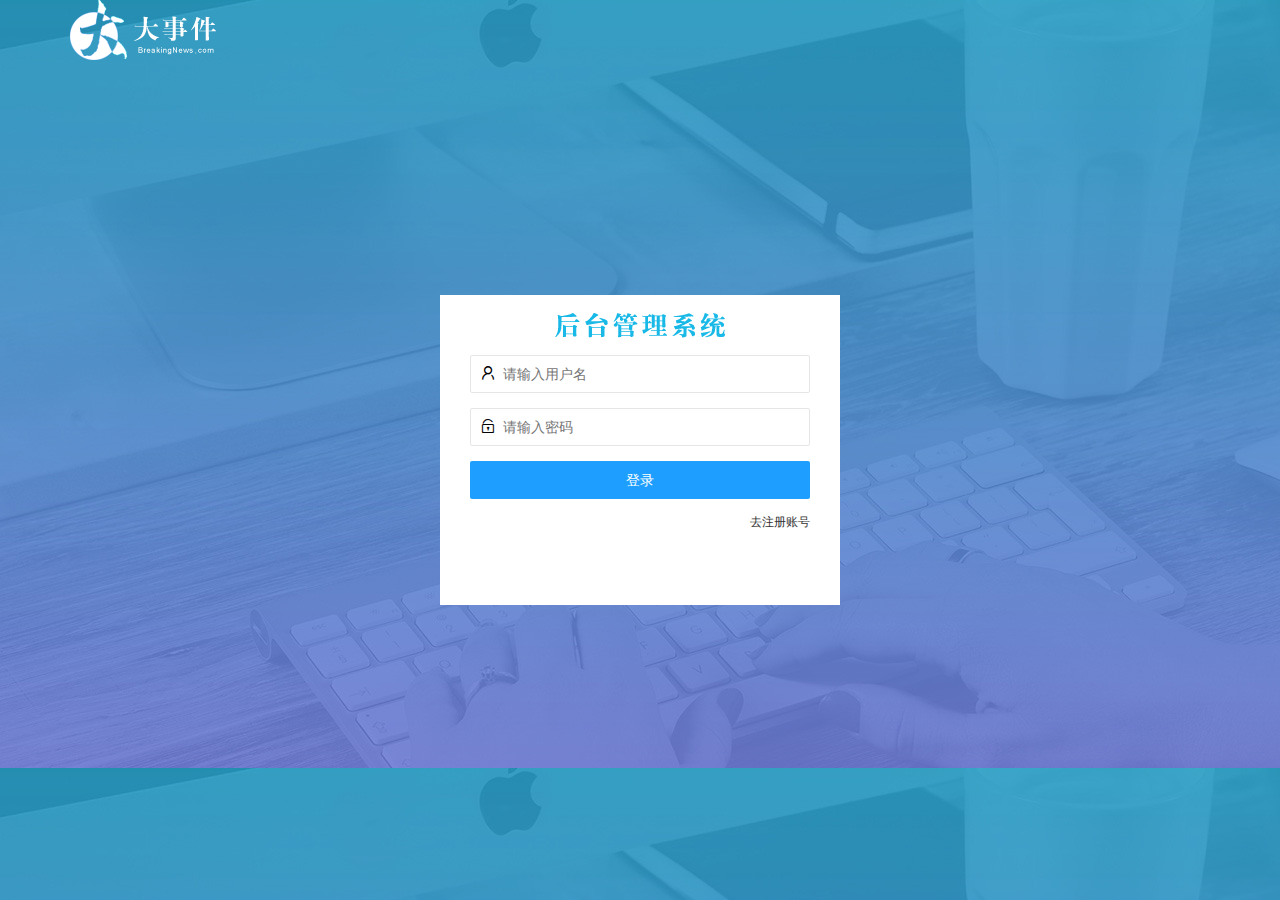
<file: login.html>
<!DOCTYPE html>
<html lang="en">

<head>
    <meta charset="UTF-8">
    <meta name="viewport" content="width=device-width, initial-scale=1.0">
    <title>大事件登录/注册</title>
    <link rel="stylesheet" href="/assets/lib/layui/css/layui.css">
    <link rel="stylesheet" href="/assets/css/login.css">
</head>

<body>
    <!-- logo部分 -->
    <div class="layui-main">
        <div class="logo">
            <img src="/assets/images/logo.png" alt="">
        </div>
    </div>
    <!-- 登录注册模块 -->
    <div class="loginAndRegBox">
        <div class="title_box"></div>
        <!-- 登入模块 -->
        <div class="login_box">
            <form class="layui-form" id="form_login">
                <!-- 用户名 -->
                <div class="layui-form-item">
                    <i class="layui-icon layui-icon-username"></i>
                    <input type="text" name="username" required lay-verify="required" placeholder="请输入用户名" autocomplete="off" class="layui-input">
                </div>
                <!-- 密码 -->
                <div class="layui-form-item">
                    <i class="layui-icon layui-icon-password"></i>
                    <input type="password" name="psw" required lay-verify="required|pwd" placeholder="请输入密码" autocomplete="off" class="layui-input">
                </div>
                <!-- 登录 -->
                <div class="layui-form-item">
                    <button class="layui-btn layui-btn-fluid layui-btn-normal" lay-submit>登录</button>
                </div>
                <div class="layui-form-item links">
                    <a href="javascript:;" class="link_reg">去注册账号</a>
                </div>
            </form>
        </div>
        <!-- 注册模块 -->
        <div class="reg_box">
            <form class="layui-form" id="form_reg">
                <!-- 用户名 -->
                <div class="layui-form-item">
                    <i class="layui-icon layui-icon-username"></i>
                    <input type="text" name="username" required lay-verify="required" placeholder="请输入用户名" autocomplete="off" class="layui-input">
                </div>
                <!-- 密码 -->
                <div class="layui-form-item">
                    <i class="layui-icon layui-icon-password"></i>
                    <input type="password" name="psw" required lay-verify="required|pwd" placeholder="请输入密码" autocomplete="off" class="layui-input">
                </div>
                <!-- 确认密码 -->
                <div class="layui-form-item">
                    <i class="layui-icon layui-icon-password"></i>
                    <input type="password" name="repsw" required lay-verify="required|pwd|repwd" placeholder="请确认密码" autocomplete="off" class="layui-input">
                </div>
                <!-- 登录 -->
                <div class="layui-form-item">
                    <button class="layui-btn layui-btn-fluid layui-btn-normal" lay-submit>注册</button>
                </div>
                <div class="layui-form-item links">
                    <a href="javascript:;" class="link_login">去登陆</a>
                </div>
            </form>
        </div>
    </div>
    <!-- 引入 layui 的js 文件 -->
    <script src="/assets/lib/layui/layui.all.js"></script>
    <!-- 导入 jQuery -->
    <script src="/assets/lib/jquery.js"></script>
    <!-- 导入 baseAPI.js   -->
    <script src="/assets/js/baseAPI.js"></script>
    <!-- 导入 login.js -->
    <script src="/assets/js/login.js"></script>

</body>

</html>
</file>
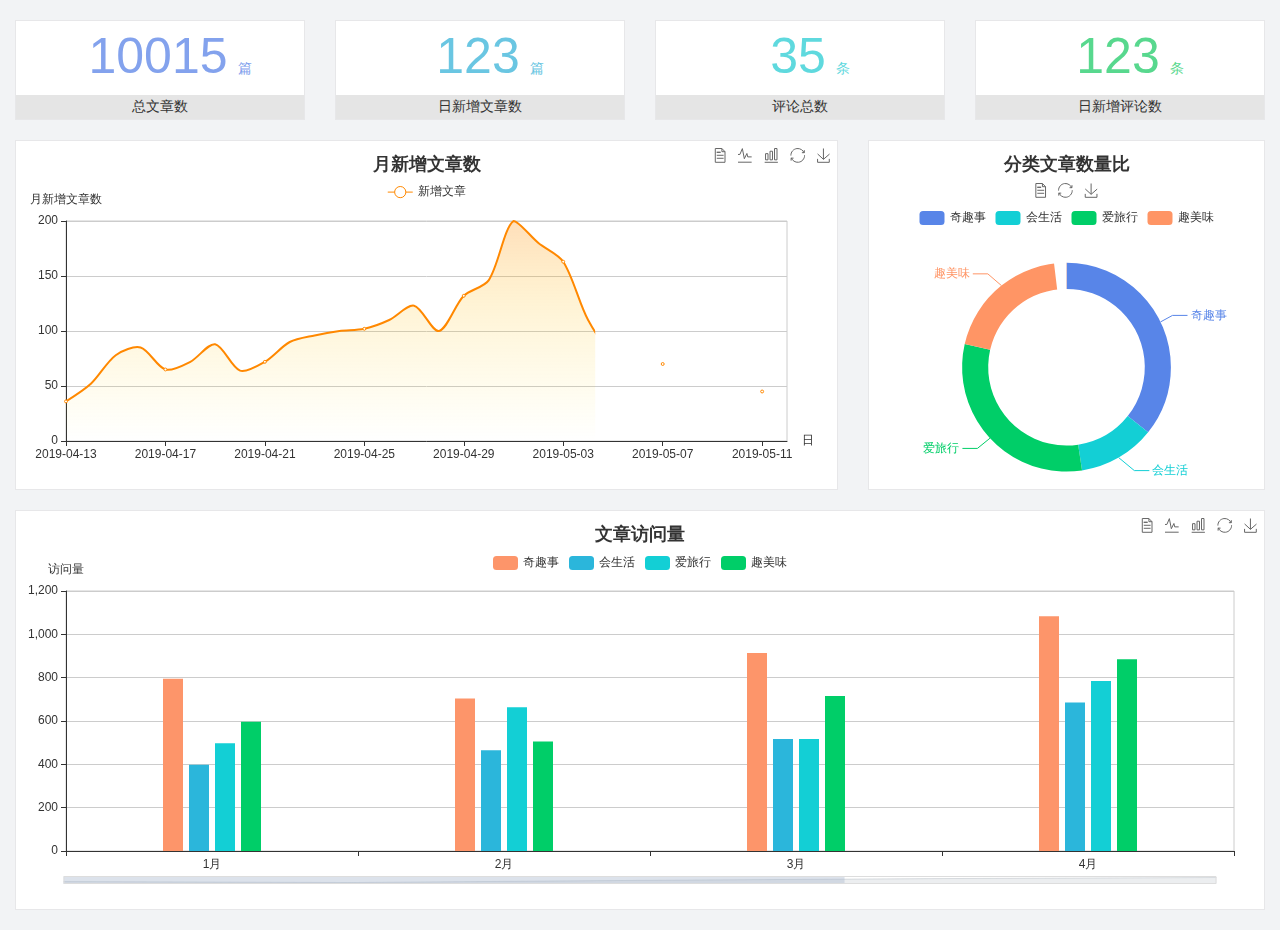
<file: home/dashboard.html>
<!DOCTYPE html>
<html lang="en">

<head>
  <meta charset="UTF-8">
  <meta name="viewport" content="width=device-width, initial-scale=1.0">
  <meta http-equiv="X-UA-Compatible" content="ie=edge">
  <title>图表统计</title>
  <link rel="stylesheet" href="../../assets/lib/bootstrap.css" />
  <link rel="stylesheet" href="../../assets/lib/main.css" />
  <script src="../../assets/lib/jquery.js"></script>
  <script type="text/javascript" src="../../assets/lib/echarts.min.js"></script>
</head>

<body>
  <div class="container-fluid">
    <div class="row spannel_list">
      <div class="col-sm-3 col-xs-6">
        <div class="spannel">
          <em>10015</em><span>篇</span>
          <b>总文章数</b>
        </div>
      </div>
      <div class="col-sm-3 col-xs-6">
        <div class="spannel scolor01">
          <em>123</em><span>篇</span>
          <b>日新增文章数</b>
        </div>
      </div>
      <div class="col-sm-3 col-xs-6">
        <div class="spannel scolor02">
          <em>35</em><span>条</span>
          <b>评论总数</b>
        </div>
      </div>
      <div class="col-sm-3 col-xs-6">
        <div class="spannel scolor03">
          <em>123</em><span>条</span>
          <b>日新增评论数</b>
        </div>
      </div>
    </div>
  </div>

  <div class="container-fluid">
    <div class="row curve-pie">
      <div class="col-lg-8 col-md-8">
        <div class="gragh_pannel" id="curve_show"></div>
      </div>
      <div class="col-lg-4 col-md-4">
        <div class="gragh_pannel" id="pie_show"></div>
      </div>
    </div>
  </div>

  <div class="container-fluid">
    <div class="column_pannel" id="column_show"></div>
  </div>

  <script>
    var oChart = echarts.init(document.getElementById('curve_show'));
    var aList_all = [
      { 'count': 36, 'date': '2019-04-13' },
      { 'count': 52, 'date': '2019-04-14' },
      { 'count': 78, 'date': '2019-04-15' },
      { 'count': 85, 'date': '2019-04-16' },
      { 'count': 65, 'date': '2019-04-17' },
      { 'count': 72, 'date': '2019-04-18' },
      { 'count': 88, 'date': '2019-04-19' },
      { 'count': 64, 'date': '2019-04-20' },
      { 'count': 72, 'date': '2019-04-21' },
      { 'count': 90, 'date': '2019-04-22' },
      { 'count': 96, 'date': '2019-04-23' },
      { 'count': 100, 'date': '2019-04-24' },
      { 'count': 102, 'date': '2019-04-25' },
      { 'count': 110, 'date': '2019-04-26' },
      { 'count': 123, 'date': '2019-04-27' },
      { 'count': 100, 'date': '2019-04-28' },
      { 'count': 132, 'date': '2019-04-29' },
      { 'count': 146, 'date': '2019-04-30' },
      { 'count': 200, 'date': '2019-05-01' },
      { 'count': 180, 'date': '2019-05-02' },
      { 'count': 163, 'date': '2019-05-03' },
      { 'count': 110, 'date': '2019-05-04' },
      { 'count': 80, 'date': '2019-05-05' },
      { 'count': 82, 'date': '2019-05-06' },
      { 'count': 70, 'date': '2019-05-07' },
      { 'count': 65, 'date': '2019-05-08' },
      { 'count': 54, 'date': '2019-05-09' },
      { 'count': 40, 'date': '2019-05-10' },
      { 'count': 45, 'date': '2019-05-11' },
      { 'count': 38, 'date': '2019-05-12' },
    ];

    let aCount = [];
    let aDate = [];

    for (var i = 0; i < aList_all.length; i++) {
      aCount.push(aList_all[i].count);
      aDate.push(aList_all[i].date);
    }

    var chartopt = {
      title: {
        text: '月新增文章数',
        left: 'center',
        top: '10'
      },
      tooltip: {
        trigger: 'axis'
      },
      legend: {
        data: ['新增文章'],
        top: '40'
      },
      toolbox: {
        show: true,
        feature: {
          mark: { show: true },
          dataView: { show: true, readOnly: false },
          magicType: { show: true, type: ['line', 'bar'] },
          restore: { show: true },
          saveAsImage: { show: true }
        }
      },
      calculable: true,
      xAxis: [
        {
          name: '日',
          type: 'category',
          boundaryGap: false,
          data: aDate
        }
      ],
      yAxis: [
        {
          name: '月新增文章数',
          type: 'value'
        }
      ],
      series: [
        {
          name: '新增文章',
          type: 'line',
          smooth: true,
          itemStyle: { normal: { areaStyle: { type: 'default' }, color: '#f80' }, lineStyle: { color: '#f80' } },
          data: aCount
        }],
      areaStyle: {
        normal: {
          color: new echarts.graphic.LinearGradient(0, 0, 0, 1, [{
            offset: 0,
            color: 'rgba(255,136,0,0.39)'
          }, {
            offset: .34,
            color: 'rgba(255,180,0,0.25)'
          }, {
            offset: 1,
            color: 'rgba(255,222,0,0.00)'
          }])

        }
      },
      grid: {
        show: true,
        x: 50,
        x2: 50,
        y: 80,
        height: 220
      }
    };

    oChart.setOption(chartopt);


    var oPie = echarts.init(document.getElementById('pie_show'));
    var oPieopt =
    {
      title: {
        top: 10,
        text: '分类文章数量比',
        x: 'center'
      },
      tooltip: {
        trigger: 'item',
        formatter: "{a} <br/>{b} : {c} ({d}%)"
      },
      color: ['#5885e8', '#13cfd5', '#00ce68', '#ff9565'],
      legend: {
        x: 'center',
        top: 65,
        data: ['奇趣事', '会生活', '爱旅行', '趣美味']
      },
      toolbox: {
        show: true,
        x: 'center',
        top: 35,
        feature: {
          mark: { show: true },
          dataView: { show: true, readOnly: false },
          magicType: {
            show: true,
            type: ['pie', 'funnel'],
            option: {
              funnel: {
                x: '25%',
                width: '50%',
                funnelAlign: 'left',
                max: 1548
              }
            }
          },
          restore: { show: true },
          saveAsImage: { show: true }
        }
      },
      calculable: true,
      series: [
        {
          name: '访问来源',
          type: 'pie',
          radius: ['45%', '60%'],
          center: ['50%', '65%'],
          data: [
            { value: 300, name: '奇趣事' },
            { value: 100, name: '会生活' },
            { value: 260, name: '爱旅行' },
            { value: 180, name: '趣美味' }
          ]
        }
      ]
    };
    oPie.setOption(oPieopt);



    var oColumn = this.echarts.init(document.getElementById('column_show'));
    var oColumnopt =
    {
      title: {
        text: '文章访问量',
        left: 'center',
        top: '10'
      },
      tooltip: {
        trigger: 'axis'
      },
      legend: {
        data: ['奇趣事', '会生活', '爱旅行', '趣美味'],
        top: '40'
      },
      toolbox: {
        show: true,
        feature: {
          mark: { show: true },
          dataView: { show: true, readOnly: false },
          magicType: { show: true, type: ['line', 'bar'] },
          restore: { show: true },
          saveAsImage: { show: true }
        }
      },
      calculable: true,
      xAxis: [
        {
          type: 'category',
          data: ['1月', '2月', '3月', '4月', '5月']
        }
      ],
      yAxis: [
        {
          name: '访问量',
          type: 'value'
        }
      ],
      series: [
        {
          name: '奇趣事',
          type: 'bar',
          barWidth: 20,
          itemStyle: {
            normal: { areaStyle: { type: 'default' }, color: '#fd956a' }
          },
          data: [800, 708, 920, 1090, 1200]
        },
        {
          name: '会生活',
          type: 'bar',
          barWidth: 20,
          itemStyle: {
            normal: { areaStyle: { type: 'default' }, color: '#2bb6db' }
          },
          data: [400, 468, 520, 690, 800]
        },
        {
          name: '爱旅行',
          type: 'bar',
          barWidth: 20,
          itemStyle: {
            normal: { areaStyle: { type: 'default' }, color: '#13cfd5' }
          },
          data: [500, 668, 520, 790, 900]
        },
        {
          name: '趣美味',
          type: 'bar',
          barWidth: 20,
          itemStyle: {
            normal: { areaStyle: { type: 'default' }, color: '#00ce68' }
          },
          data: [600, 508, 720, 890, 1000]
        }
      ],
      grid: {
        show: true,
        x: 50,
        x2: 30,
        y: 80,
        height: 260
      },
      dataZoom: [//给x轴设置滚动条
        {
          start: 0,//默认为0
          end: 100 - 1000 / 31,//默认为100
          type: 'slider',
          show: true,
          xAxisIndex: [0],
          handleSize: 0,//滑动条的 左右2个滑动条的大小
          height: 8,//组件高度
          left: 45, //左边的距离
          right: 50,//右边的距离
          bottom: 26,//右边的距离
          handleColor: '#ddd',//h滑动图标的颜色
          handleStyle: {
            borderColor: "#cacaca",
            borderWidth: "1",
            shadowBlur: 2,
            background: "#ddd",
            shadowColor: "#ddd",
          }
        }]
    };
    oColumn.setOption(oColumnopt);
  </script>
</body>

</html>
</file>
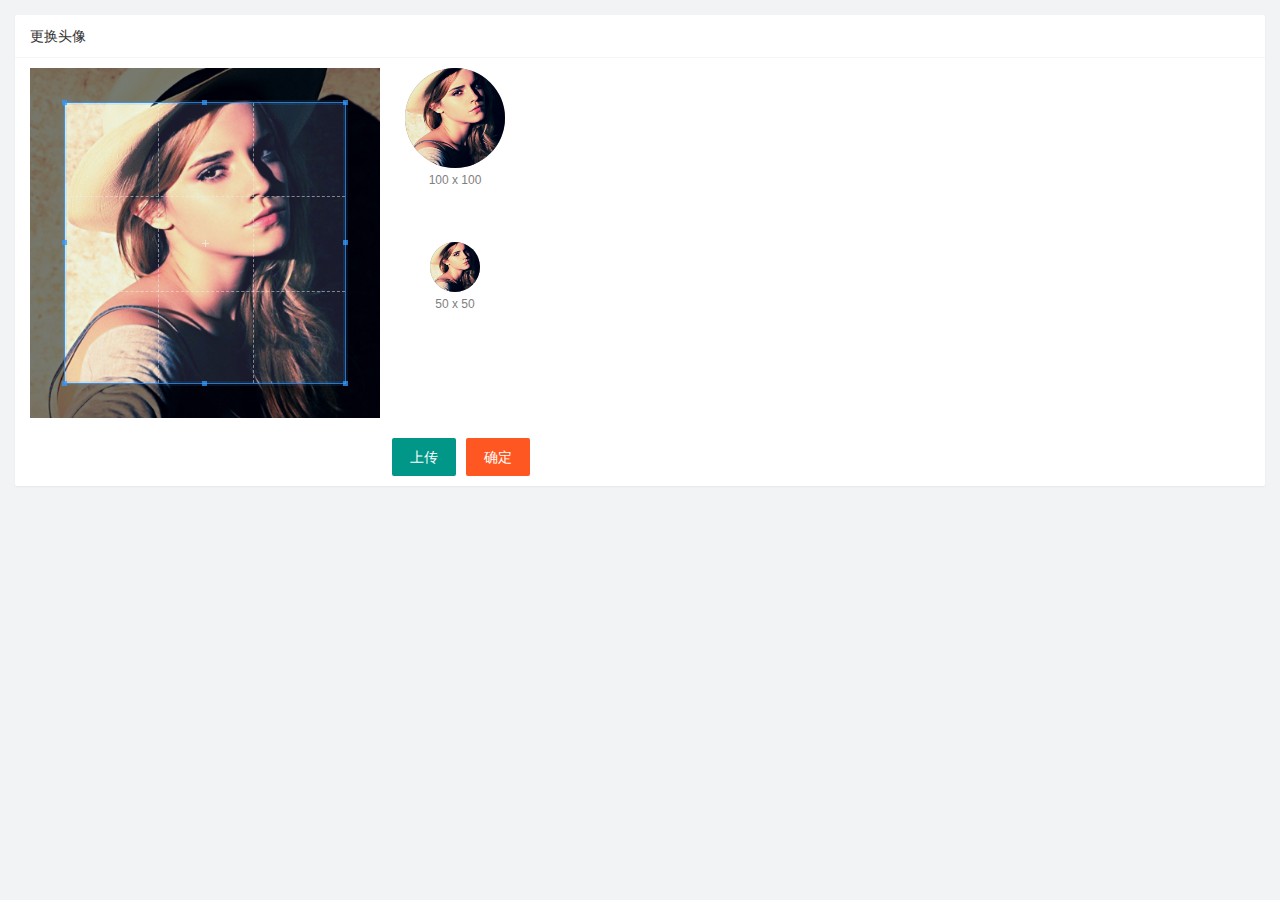
<file: user/user_avatar.html>
<!DOCTYPE html>
<html lang="en">

<head>
    <meta charset="UTF-8" />
    <meta name="viewport" content="width=device-width, initial-scale=1.0" />
    <title>Document</title>
    <link rel="stylesheet" href="/assets/lib/layui/css/layui.css" />
    <link rel="stylesheet" href="/assets/lib/cropper/cropper.css">
    <link rel="stylesheet" href="/assets/css/user/user_avatar.css" />

</head>

<body>
    <!-- 卡片区域 -->
    <div class="layui-card">
        <div class="layui-card-header">更换头像</div>
        <div class="layui-card-body">
            <!-- 第一行的图片裁剪和预览区域 -->
            <div class="row1">
                <!-- 图片裁剪区域 -->
                <div class="cropper-box">
                    <!-- 这个 img 标签很重要，将来会把它初始化为裁剪区域 -->
                    <img id="image" src="/assets/images/sample.jpg" />
                </div>
                <!-- 图片的预览区域 -->
                <div class="preview-box">
                    <div>
                        <!-- 宽高为 100px 的预览区域 -->
                        <div class="img-preview w100"></div>
                        <p class="size">100 x 100</p>
                    </div>
                    <div>
                        <!-- 宽高为 50px 的预览区域 -->
                        <div class="img-preview w50"></div>
                        <p class="size">50 x 50</p>
                    </div>
                </div>
            </div>

            <!-- 第二行的按钮区域 -->
            <div class="row2">
                <!-- acccept 用于指定上传文件的类型 -->
                <input type="file" id="file" style="display: none;" accept="image/png,image/jpeg">
                <button type="button" class="layui-btn" id="btnChossImg">上传</button>
                <button type="button" class="layui-btn layui-btn-danger" id="btnUpload">确定</button>
            </div>
        </div>
    </div>
    <script src="/assets/lib/layui/layui.all.js"></script>
    <script src="/assets/lib/jquery.js"></script>
    <script src="/assets/lib/cropper/Cropper.js"></script>
    <script src="/assets/lib/cropper/jquery-cropper.js"></script>
    <script src="/assets/js/baseAPI.js"></script>
    <script src="/assets/js/user/user_avatar.js"></script>
</body>

</html>
</file>
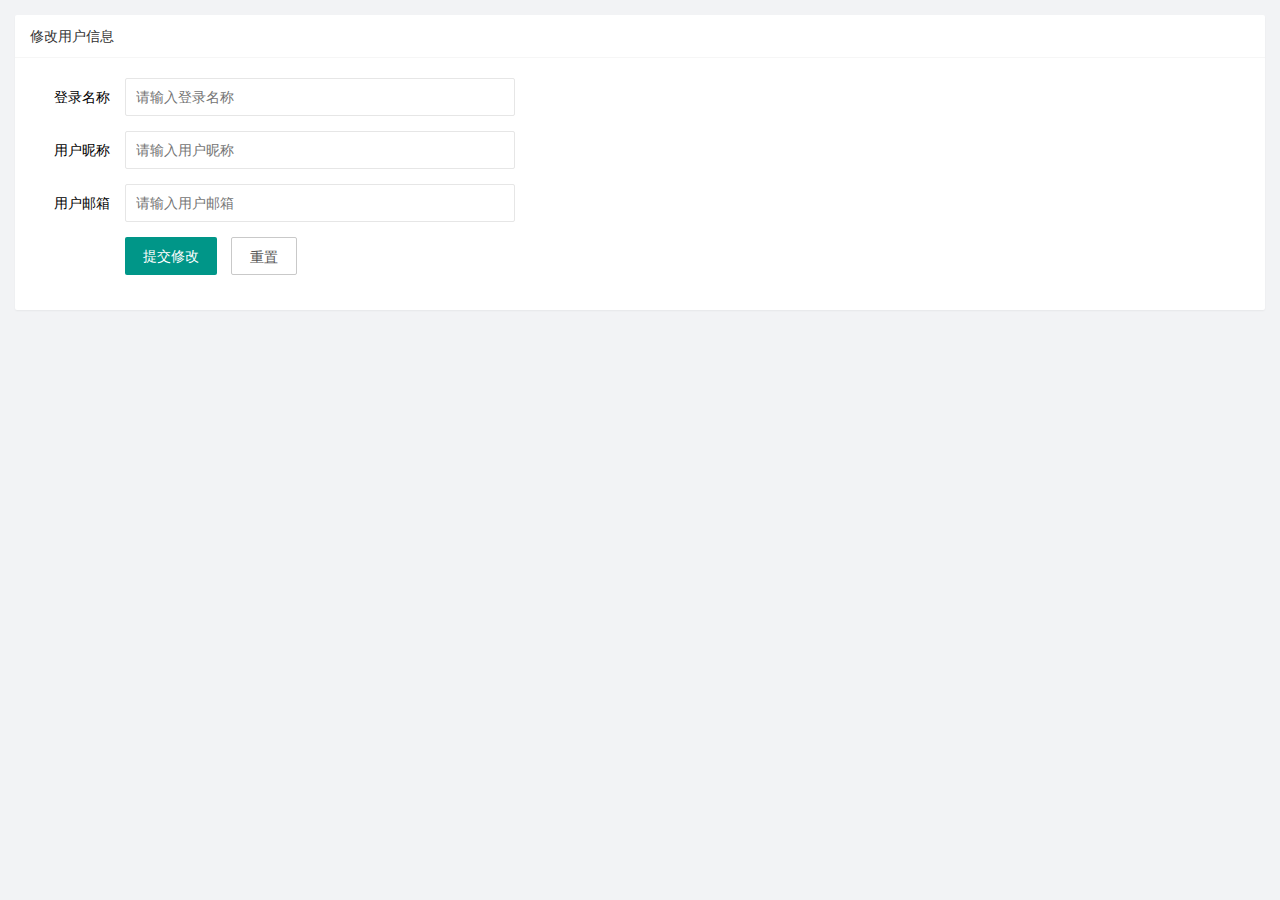
<file: user/user_info.html>
<!DOCTYPE html>
<html lang="en">

<head>
    <meta charset="UTF-8">
    <meta name="viewport" content="width=device-width, initial-scale=1.0">
    <title>Document</title>
    <link rel="stylesheet" href="/assets/lib/layui/css/layui.css">
    <link rel="stylesheet" href="/assets/css/user/user_info.css">
</head>

<body>
    <!-- 卡片区域 -->
    <div class="layui-card">
        <div class="layui-card-header">修改用户信息</div>
        <form class="layui-form" lay-filter="formUserInfo">
            <!-- 隐藏域 -->
            <input type="text" name="id" value="" style="display: none;">
            <div class="layui-form-item">
                <label class="layui-form-label">登录名称</label>
                <div class="layui-input-block">
                    <input type="text" name="username" required lay-verify="required" placeholder="请输入登录名称" autocomplete="off" class="layui-input" readonly>
                    <!-- readonly 属性 让 input 的框变为 只读 -->
                </div>
            </div>
            <div class="layui-form-item">
                <label class="layui-form-label">用户昵称</label>
                <div class="layui-input-block">
                    <input type="text" name="nickname" required lay-verify="required|nickname" placeholder="请输入用户昵称" autocomplete="off" class="layui-input">
                </div>
            </div>
            <div class="layui-form-item">
                <label class="layui-form-label">用户邮箱</label>
                <div class="layui-input-block">
                    <input type="text" name="email" required lay-verify="required|email" placeholder="请输入用户邮箱" autocomplete="off" class="layui-input">
                </div>
            </div>
            <div class="layui-form-item">
                <div class="layui-input-block">
                    <button class="layui-btn" lay-submit lay-filter="formDemo">提交修改</button>
                    <button type="reset" class="layui-btn layui-btn-primary" id="btnReset">重置</button>
                </div>
            </div>
        </form>
    </div>


    <!-- 引入 layui 的js文件 -->
    <script src="/assets/lib/layui/layui.all.js"></script>
    <!-- 引入 jQuery 文件 -->
    <script src="/assets/lib/jquery.js"></script>
    <!-- 引入 baseAPI.js 文件 -->
    <script src="/assets/js/baseAPI.js"></script>
    <!-- 引入 user_info.js 文件 -->
    <script src="/assets/js/user/user_info.js"></script>
</body>

</html>
</file>
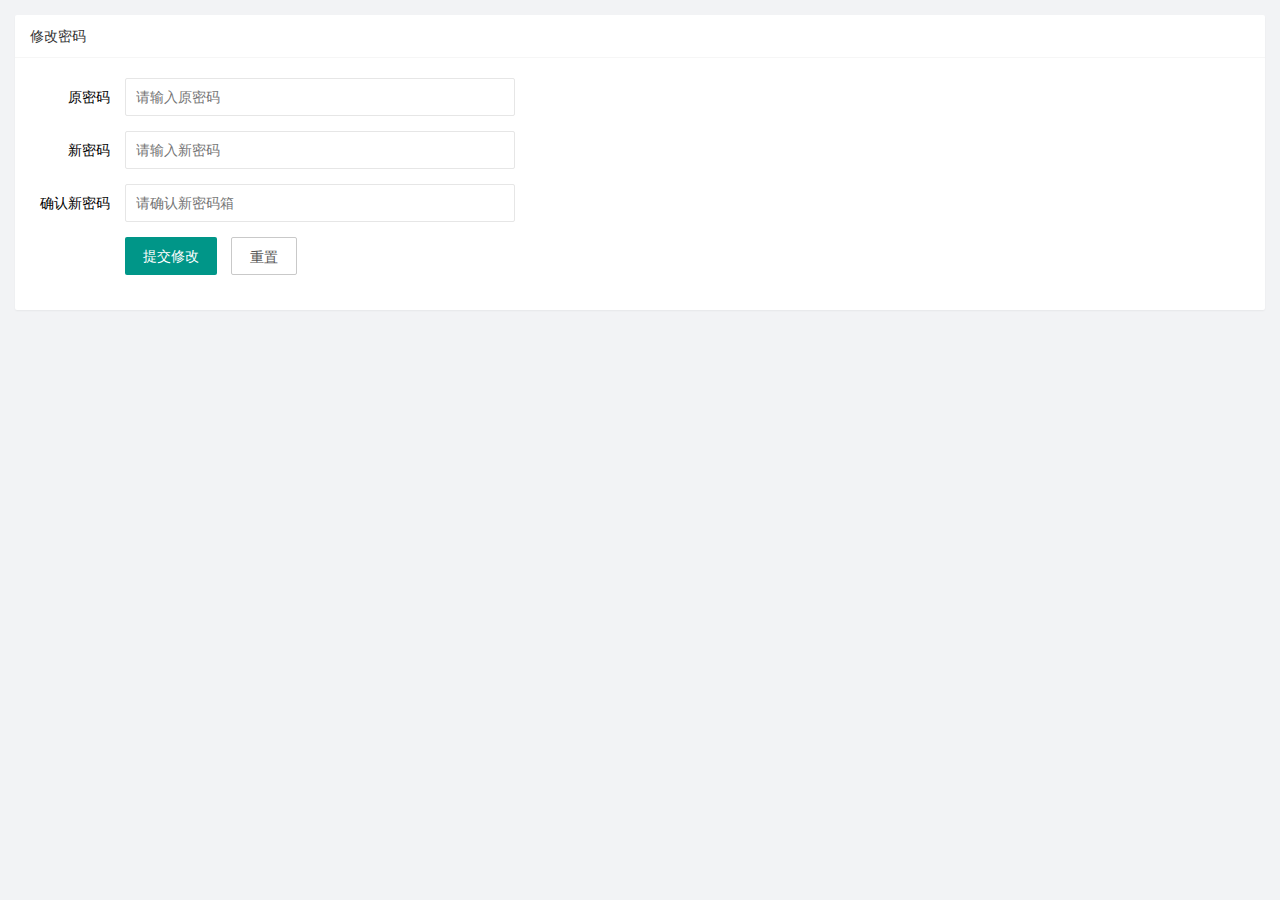
<file: user/user_pwd.html>
<!DOCTYPE html>
<html lang="en">

<head>
    <meta charset="UTF-8">
    <meta name="viewport" content="width=device-width, initial-scale=1.0">
    <title>Document</title>
    <link rel="stylesheet" href="/assets/lib/layui/css/layui.css">
    <link rel="stylesheet" href="/assets/css/user/user_pwd.css">
</head>

<body>
    <!-- 卡片区域 -->
    <div class="layui-card">
        <div class="layui-card-header">修改密码</div>
        <form class="layui-form" lay-filter="formUserInfo">
            <!-- 隐藏域 -->
            <input type="text" name="id" value="" style="display: none;">
            <div class="layui-form-item">
                <label class="layui-form-label">原密码</label>
                <div class="layui-input-block">
                    <input type="password" name="oldPwd" required lay-verify="required|pass" placeholder="请输入原密码" autocomplete="off" class="layui-input">
                    <!-- readonly 属性 让 input 的框变为 只读 -->
                </div>
            </div>
            <div class="layui-form-item">
                <label class="layui-form-label">新密码</label>
                <div class="layui-input-block">
                    <input type="password" name="newPwd" required lay-verify="required|pass|samPwd" placeholder="请输入新密码" autocomplete="off" class="layui-input">
                </div>
            </div>
            <div class="layui-form-item">
                <label class="layui-form-label">确认新密码</label>
                <div class="layui-input-block">
                    <input type="password" name="reNewPwd" required lay-verify="required|repwd" placeholder="请确认新密码箱" autocomplete="off" class="layui-input">
                </div>
            </div>
            <div class="layui-form-item">
                <div class="layui-input-block">
                    <button class="layui-btn" lay-submit lay-filter="formDemo">提交修改</button>
                    <button type="reset" class="layui-btn layui-btn-primary" id="btnReset">重置</button>
                </div>
            </div>
        </form>
    </div>


    <!-- 引入 layui 的js文件 -->
    <script src="/assets/lib/layui/layui.all.js"></script>
    <!-- 引入 jQuery 文件 -->
    <script src="/assets/lib/jquery.js"></script>
    <!-- 引入 baseAPI.js 文件 -->
    <script src="/assets/js/baseAPI.js"></script>
    <!-- 引入 user_info.js 文件 -->
    <script src="/assets/js/user/user_pwd.js"></script>
</body>

</html>
</file>
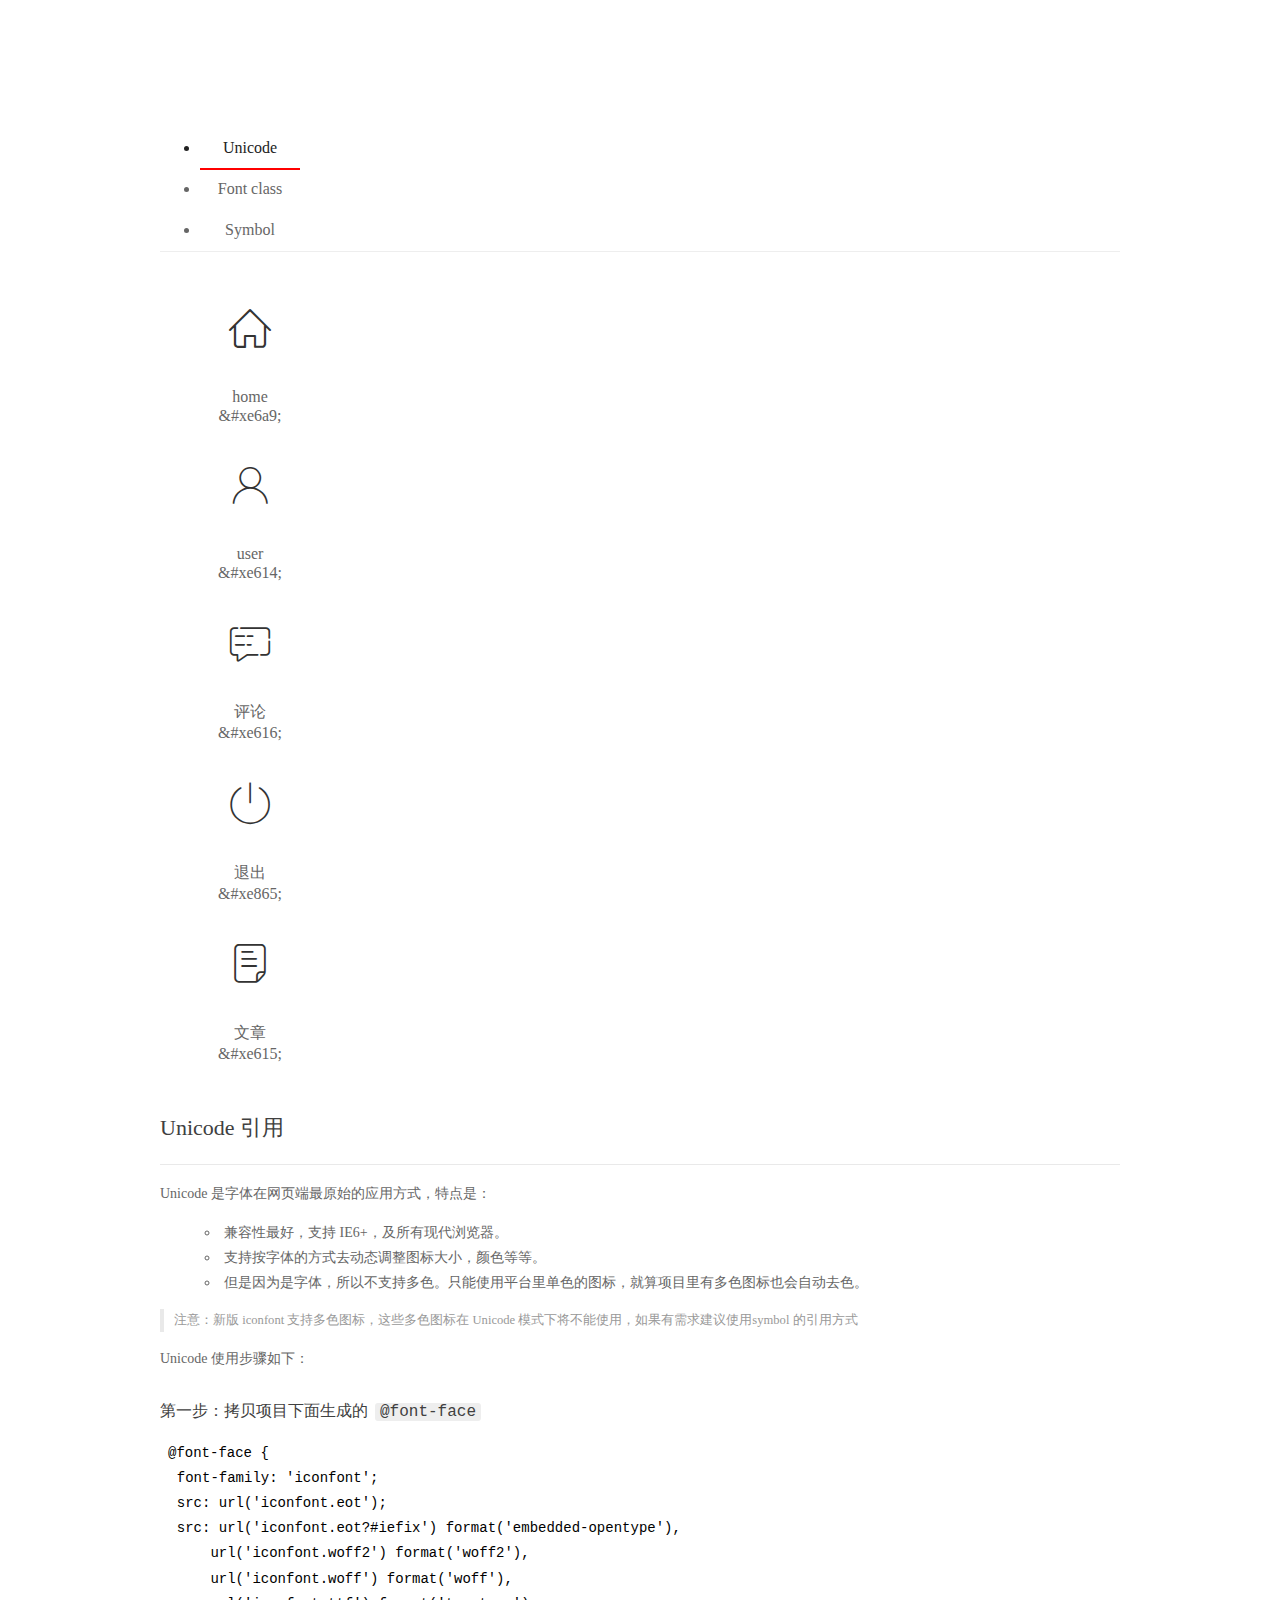
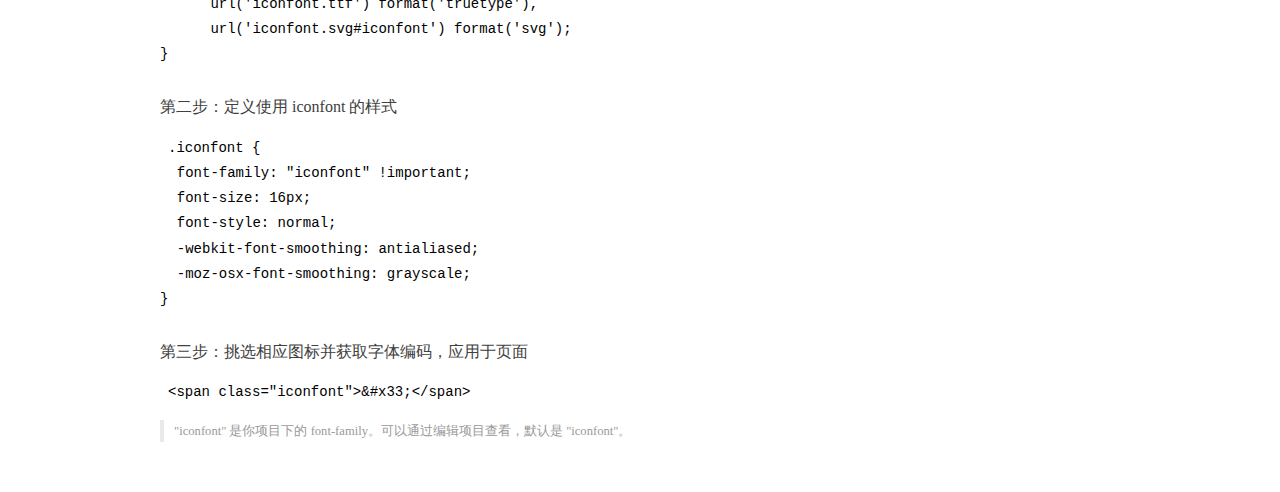
<file: assets/fonts/demo_index.html>
<!DOCTYPE html>
<html>
<head>
  <meta charset="utf-8"/>
  <title>IconFont Demo</title>
  <link rel="shortcut icon" href="https://gtms04.alicdn.com/tps/i4/TB1_oz6GVXXXXaFXpXXJDFnIXXX-64-64.ico" type="image/x-icon"/>
  <link rel="stylesheet" href="https://g.alicdn.com/thx/cube/1.3.2/cube.min.css">
  <link rel="stylesheet" href="demo.css">
  <link rel="stylesheet" href="iconfont.css">
  <script src="iconfont.js"></script>
  <!-- jQuery -->
  <script src="https://a1.alicdn.com/oss/uploads/2018/12/26/7bfddb60-08e8-11e9-9b04-53e73bb6408b.js"></script>
  <!-- 代码高亮 -->
  <script src="https://a1.alicdn.com/oss/uploads/2018/12/26/a3f714d0-08e6-11e9-8a15-ebf944d7534c.js"></script>
</head>
<body>
  <div class="main">
    <h1 class="logo"><a href="https://www.iconfont.cn/" title="iconfont 首页" target="_blank">&#xe86b;</a></h1>
    <div class="nav-tabs">
      <ul id="tabs" class="dib-box">
        <li class="dib active"><span>Unicode</span></li>
        <li class="dib"><span>Font class</span></li>
        <li class="dib"><span>Symbol</span></li>
      </ul>
      
    </div>
    <div class="tab-container">
      <div class="content unicode" style="display: block;">
          <ul class="icon_lists dib-box">
          
            <li class="dib">
              <span class="icon iconfont">&#xe6a9;</span>
                <div class="name">home</div>
                <div class="code-name">&amp;#xe6a9;</div>
              </li>
          
            <li class="dib">
              <span class="icon iconfont">&#xe614;</span>
                <div class="name">user</div>
                <div class="code-name">&amp;#xe614;</div>
              </li>
          
            <li class="dib">
              <span class="icon iconfont">&#xe616;</span>
                <div class="name">评论</div>
                <div class="code-name">&amp;#xe616;</div>
              </li>
          
            <li class="dib">
              <span class="icon iconfont">&#xe865;</span>
                <div class="name">退出</div>
                <div class="code-name">&amp;#xe865;</div>
              </li>
          
            <li class="dib">
              <span class="icon iconfont">&#xe615;</span>
                <div class="name">文章</div>
                <div class="code-name">&amp;#xe615;</div>
              </li>
          
          </ul>
          <div class="article markdown">
          <h2 id="unicode-">Unicode 引用</h2>
          <hr>

          <p>Unicode 是字体在网页端最原始的应用方式，特点是：</p>
          <ul>
            <li>兼容性最好，支持 IE6+，及所有现代浏览器。</li>
            <li>支持按字体的方式去动态调整图标大小，颜色等等。</li>
            <li>但是因为是字体，所以不支持多色。只能使用平台里单色的图标，就算项目里有多色图标也会自动去色。</li>
          </ul>
          <blockquote>
            <p>注意：新版 iconfont 支持多色图标，这些多色图标在 Unicode 模式下将不能使用，如果有需求建议使用symbol 的引用方式</p>
          </blockquote>
          <p>Unicode 使用步骤如下：</p>
          <h3 id="-font-face">第一步：拷贝项目下面生成的 <code>@font-face</code></h3>
<pre><code class="language-css"
>@font-face {
  font-family: 'iconfont';
  src: url('iconfont.eot');
  src: url('iconfont.eot?#iefix') format('embedded-opentype'),
      url('iconfont.woff2') format('woff2'),
      url('iconfont.woff') format('woff'),
      url('iconfont.ttf') format('truetype'),
      url('iconfont.svg#iconfont') format('svg');
}
</code></pre>
          <h3 id="-iconfont-">第二步：定义使用 iconfont 的样式</h3>
<pre><code class="language-css"
>.iconfont {
  font-family: "iconfont" !important;
  font-size: 16px;
  font-style: normal;
  -webkit-font-smoothing: antialiased;
  -moz-osx-font-smoothing: grayscale;
}
</code></pre>
          <h3 id="-">第三步：挑选相应图标并获取字体编码，应用于页面</h3>
<pre>
<code class="language-html"
>&lt;span class="iconfont"&gt;&amp;#x33;&lt;/span&gt;
</code></pre>
          <blockquote>
            <p>"iconfont" 是你项目下的 font-family。可以通过编辑项目查看，默认是 "iconfont"。</p>
          </blockquote>
          </div>
      </div>
      <div class="content font-class">
        <ul class="icon_lists dib-box">
          
          <li class="dib">
            <span class="icon iconfont icon-home"></span>
            <div class="name">
              home
            </div>
            <div class="code-name">.icon-home
            </div>
          </li>
          
          <li class="dib">
            <span class="icon iconfont icon-user"></span>
            <div class="name">
              user
            </div>
            <div class="code-name">.icon-user
            </div>
          </li>
          
          <li class="dib">
            <span class="icon iconfont icon-pinglun"></span>
            <div class="name">
              评论
            </div>
            <div class="code-name">.icon-pinglun
            </div>
          </li>
          
          <li class="dib">
            <span class="icon iconfont icon-tuichu"></span>
            <div class="name">
              退出
            </div>
            <div class="code-name">.icon-tuichu
            </div>
          </li>
          
          <li class="dib">
            <span class="icon iconfont icon-16"></span>
            <div class="name">
              文章
            </div>
            <div class="code-name">.icon-16
            </div>
          </li>
          
        </ul>
        <div class="article markdown">
        <h2 id="font-class-">font-class 引用</h2>
        <hr>

        <p>font-class 是 Unicode 使用方式的一种变种，主要是解决 Unicode 书写不直观，语意不明确的问题。</p>
        <p>与 Unicode 使用方式相比，具有如下特点：</p>
        <ul>
          <li>兼容性良好，支持 IE8+，及所有现代浏览器。</li>
          <li>相比于 Unicode 语意明确，书写更直观。可以很容易分辨这个 icon 是什么。</li>
          <li>因为使用 class 来定义图标，所以当要替换图标时，只需要修改 class 里面的 Unicode 引用。</li>
          <li>不过因为本质上还是使用的字体，所以多色图标还是不支持的。</li>
        </ul>
        <p>使用步骤如下：</p>
        <h3 id="-fontclass-">第一步：引入项目下面生成的 fontclass 代码：</h3>
<pre><code class="language-html">&lt;link rel="stylesheet" href="./iconfont.css"&gt;
</code></pre>
        <h3 id="-">第二步：挑选相应图标并获取类名，应用于页面：</h3>
<pre><code class="language-html">&lt;span class="iconfont icon-xxx"&gt;&lt;/span&gt;
</code></pre>
        <blockquote>
          <p>"
            iconfont" 是你项目下的 font-family。可以通过编辑项目查看，默认是 "iconfont"。</p>
        </blockquote>
      </div>
      </div>
      <div class="content symbol">
          <ul class="icon_lists dib-box">
          
            <li class="dib">
                <svg class="icon svg-icon" aria-hidden="true">
                  <use xlink:href="#icon-home"></use>
                </svg>
                <div class="name">home</div>
                <div class="code-name">#icon-home</div>
            </li>
          
            <li class="dib">
                <svg class="icon svg-icon" aria-hidden="true">
                  <use xlink:href="#icon-user"></use>
                </svg>
                <div class="name">user</div>
                <div class="code-name">#icon-user</div>
            </li>
          
            <li class="dib">
                <svg class="icon svg-icon" aria-hidden="true">
                  <use xlink:href="#icon-pinglun"></use>
                </svg>
                <div class="name">评论</div>
                <div class="code-name">#icon-pinglun</div>
            </li>
          
            <li class="dib">
                <svg class="icon svg-icon" aria-hidden="true">
                  <use xlink:href="#icon-tuichu"></use>
                </svg>
                <div class="name">退出</div>
                <div class="code-name">#icon-tuichu</div>
            </li>
          
            <li class="dib">
                <svg class="icon svg-icon" aria-hidden="true">
                  <use xlink:href="#icon-16"></use>
                </svg>
                <div class="name">文章</div>
                <div class="code-name">#icon-16</div>
            </li>
          
          </ul>
          <div class="article markdown">
          <h2 id="symbol-">Symbol 引用</h2>
          <hr>

          <p>这是一种全新的使用方式，应该说这才是未来的主流，也是平台目前推荐的用法。相关介绍可以参考这篇<a href="">文章</a>
            这种用法其实是做了一个 SVG 的集合，与另外两种相比具有如下特点：</p>
          <ul>
            <li>支持多色图标了，不再受单色限制。</li>
            <li>通过一些技巧，支持像字体那样，通过 <code>font-size</code>, <code>color</code> 来调整样式。</li>
            <li>兼容性较差，支持 IE9+，及现代浏览器。</li>
            <li>浏览器渲染 SVG 的性能一般，还不如 png。</li>
          </ul>
          <p>使用步骤如下：</p>
          <h3 id="-symbol-">第一步：引入项目下面生成的 symbol 代码：</h3>
<pre><code class="language-html">&lt;script src="./iconfont.js"&gt;&lt;/script&gt;
</code></pre>
          <h3 id="-css-">第二步：加入通用 CSS 代码（引入一次就行）：</h3>
<pre><code class="language-html">&lt;style&gt;
.icon {
  width: 1em;
  height: 1em;
  vertical-align: -0.15em;
  fill: currentColor;
  overflow: hidden;
}
&lt;/style&gt;
</code></pre>
          <h3 id="-">第三步：挑选相应图标并获取类名，应用于页面：</h3>
<pre><code class="language-html">&lt;svg class="icon" aria-hidden="true"&gt;
  &lt;use xlink:href="#icon-xxx"&gt;&lt;/use&gt;
&lt;/svg&gt;
</code></pre>
          </div>
      </div>

    </div>
  </div>
  <script>
  $(document).ready(function () {
      $('.tab-container .content:first').show()

      $('#tabs li').click(function (e) {
        var tabContent = $('.tab-container .content')
        var index = $(this).index()

        if ($(this).hasClass('active')) {
          return
        } else {
          $('#tabs li').removeClass('active')
          $(this).addClass('active')

          tabContent.hide().eq(index).fadeIn()
        }
      })
    })
  </script>
</body>
</html>
</file>
<file: assets/lib/layui/css/layui.css>
/** layui-v2.5.5 MIT License By https://www.layui.com */
 .layui-inline,img{display:inline-block;vertical-align:middle}h1,h2,h3,h4,h5,h6{font-weight:400}.layui-edge,.layui-header,.layui-inline,.layui-main{position:relative}.layui-body,.layui-edge,.layui-elip{overflow:hidden}.layui-btn,.layui-edge,.layui-inline,img{vertical-align:middle}.layui-btn,.layui-disabled,.layui-icon,.layui-unselect{-moz-user-select:none;-webkit-user-select:none;-ms-user-select:none}.layui-elip,.layui-form-checkbox span,.layui-form-pane .layui-form-label{text-overflow:ellipsis;white-space:nowrap}.layui-breadcrumb,.layui-tree-btnGroup{visibility:hidden}blockquote,body,button,dd,div,dl,dt,form,h1,h2,h3,h4,h5,h6,input,li,ol,p,pre,td,textarea,th,ul{margin:0;padding:0;-webkit-tap-highlight-color:rgba(0,0,0,0)}a:active,a:hover{outline:0}img{border:none}li{list-style:none}table{border-collapse:collapse;border-spacing:0}h4,h5,h6{font-size:100%}button,input,optgroup,option,select,textarea{font-family:inherit;font-size:inherit;font-style:inherit;font-weight:inherit;outline:0}pre{white-space:pre-wrap;white-space:-moz-pre-wrap;white-space:-pre-wrap;white-space:-o-pre-wrap;word-wrap:break-word}body{line-height:24px;font:14px Helvetica Neue,Helvetica,PingFang SC,Tahoma,Arial,sans-serif}hr{height:1px;margin:10px 0;border:0;clear:both}a{color:#333;text-decoration:none}a:hover{color:#777}a cite{font-style:normal;*cursor:pointer}.layui-border-box,.layui-border-box *{box-sizing:border-box}.layui-box,.layui-box *{box-sizing:content-box}.layui-clear{clear:both;*zoom:1}.layui-clear:after{content:'\20';clear:both;*zoom:1;display:block;height:0}.layui-inline{*display:inline;*zoom:1}.layui-edge{display:inline-block;width:0;height:0;border-width:6px;border-style:dashed;border-color:transparent}.layui-edge-top{top:-4px;border-bottom-color:#999;border-bottom-style:solid}.layui-edge-right{border-left-color:#999;border-left-style:solid}.layui-edge-bottom{top:2px;border-top-color:#999;border-top-style:solid}.layui-edge-left{border-right-color:#999;border-right-style:solid}.layui-disabled,.layui-disabled:hover{color:#d2d2d2!important;cursor:not-allowed!important}.layui-circle{border-radius:100%}.layui-show{display:block!important}.layui-hide{display:none!important}@font-face{font-family:layui-icon;src:url(../font/iconfont.eot?v=250);src:url(../font/iconfont.eot?v=250#iefix) format('embedded-opentype'),url(../font/iconfont.woff2?v=250) format('woff2'),url(../font/iconfont.woff?v=250) format('woff'),url(../font/iconfont.ttf?v=250) format('truetype'),url(../font/iconfont.svg?v=250#layui-icon) format('svg')}.layui-icon{font-family:layui-icon!important;font-size:16px;font-style:normal;-webkit-font-smoothing:antialiased;-moz-osx-font-smoothing:grayscale}.layui-icon-reply-fill:before{content:"\e611"}.layui-icon-set-fill:before{content:"\e614"}.layui-icon-menu-fill:before{content:"\e60f"}.layui-icon-search:before{content:"\e615"}.layui-icon-share:before{content:"\e641"}.layui-icon-set-sm:before{content:"\e620"}.layui-icon-engine:before{content:"\e628"}.layui-icon-close:before{content:"\1006"}.layui-icon-close-fill:before{content:"\1007"}.layui-icon-chart-screen:before{content:"\e629"}.layui-icon-star:before{content:"\e600"}.layui-icon-circle-dot:before{content:"\e617"}.layui-icon-chat:before{content:"\e606"}.layui-icon-release:before{content:"\e609"}.layui-icon-list:before{content:"\e60a"}.layui-icon-chart:before{content:"\e62c"}.layui-icon-ok-circle:before{content:"\1005"}.layui-icon-layim-theme:before{content:"\e61b"}.layui-icon-table:before{content:"\e62d"}.layui-icon-right:before{content:"\e602"}.layui-icon-left:before{content:"\e603"}.layui-icon-cart-simple:before{content:"\e698"}.layui-icon-face-cry:before{content:"\e69c"}.layui-icon-face-smile:before{content:"\e6af"}.layui-icon-survey:before{content:"\e6b2"}.layui-icon-tree:before{content:"\e62e"}.layui-icon-upload-circle:before{content:"\e62f"}.layui-icon-add-circle:before{content:"\e61f"}.layui-icon-download-circle:before{content:"\e601"}.layui-icon-templeate-1:before{content:"\e630"}.layui-icon-util:before{content:"\e631"}.layui-icon-face-surprised:before{content:"\e664"}.layui-icon-edit:before{content:"\e642"}.layui-icon-speaker:before{content:"\e645"}.layui-icon-down:before{content:"\e61a"}.layui-icon-file:before{content:"\e621"}.layui-icon-layouts:before{content:"\e632"}.layui-icon-rate-half:before{content:"\e6c9"}.layui-icon-add-circle-fine:before{content:"\e608"}.layui-icon-prev-circle:before{content:"\e633"}.layui-icon-read:before{content:"\e705"}.layui-icon-404:before{content:"\e61c"}.layui-icon-carousel:before{content:"\e634"}.layui-icon-help:before{content:"\e607"}.layui-icon-code-circle:before{content:"\e635"}.layui-icon-water:before{content:"\e636"}.layui-icon-username:before{content:"\e66f"}.layui-icon-find-fill:before{content:"\e670"}.layui-icon-about:before{content:"\e60b"}.layui-icon-location:before{content:"\e715"}.layui-icon-up:before{content:"\e619"}.layui-icon-pause:before{content:"\e651"}.layui-icon-date:before{content:"\e637"}.layui-icon-layim-uploadfile:before{content:"\e61d"}.layui-icon-delete:before{content:"\e640"}.layui-icon-play:before{content:"\e652"}.layui-icon-top:before{content:"\e604"}.layui-icon-friends:before{content:"\e612"}.layui-icon-refresh-3:before{content:"\e9aa"}.layui-icon-ok:before{content:"\e605"}.layui-icon-layer:before{content:"\e638"}.layui-icon-face-smile-fine:before{content:"\e60c"}.layui-icon-dollar:before{content:"\e659"}.layui-icon-group:before{content:"\e613"}.layui-icon-layim-download:before{content:"\e61e"}.layui-icon-picture-fine:before{content:"\e60d"}.layui-icon-link:before{content:"\e64c"}.layui-icon-diamond:before{content:"\e735"}.layui-icon-log:before{content:"\e60e"}.layui-icon-rate-solid:before{content:"\e67a"}.layui-icon-fonts-del:before{content:"\e64f"}.layui-icon-unlink:before{content:"\e64d"}.layui-icon-fonts-clear:before{content:"\e639"}.layui-icon-triangle-r:before{content:"\e623"}.layui-icon-circle:before{content:"\e63f"}.layui-icon-radio:before{content:"\e643"}.layui-icon-align-center:before{content:"\e647"}.layui-icon-align-right:before{content:"\e648"}.layui-icon-align-left:before{content:"\e649"}.layui-icon-loading-1:before{content:"\e63e"}.layui-icon-return:before{content:"\e65c"}.layui-icon-fonts-strong:before{content:"\e62b"}.layui-icon-upload:before{content:"\e67c"}.layui-icon-dialogue:before{content:"\e63a"}.layui-icon-video:before{content:"\e6ed"}.layui-icon-headset:before{content:"\e6fc"}.layui-icon-cellphone-fine:before{content:"\e63b"}.layui-icon-add-1:before{content:"\e654"}.layui-icon-face-smile-b:before{content:"\e650"}.layui-icon-fonts-html:before{content:"\e64b"}.layui-icon-form:before{content:"\e63c"}.layui-icon-cart:before{content:"\e657"}.layui-icon-camera-fill:before{content:"\e65d"}.layui-icon-tabs:before{content:"\e62a"}.layui-icon-fonts-code:before{content:"\e64e"}.layui-icon-fire:before{content:"\e756"}.layui-icon-set:before{content:"\e716"}.layui-icon-fonts-u:before{content:"\e646"}.layui-icon-triangle-d:before{content:"\e625"}.layui-icon-tips:before{content:"\e702"}.layui-icon-picture:before{content:"\e64a"}.layui-icon-more-vertical:before{content:"\e671"}.layui-icon-flag:before{content:"\e66c"}.layui-icon-loading:before{content:"\e63d"}.layui-icon-fonts-i:before{content:"\e644"}.layui-icon-refresh-1:before{content:"\e666"}.layui-icon-rmb:before{content:"\e65e"}.layui-icon-home:before{content:"\e68e"}.layui-icon-user:before{content:"\e770"}.layui-icon-notice:before{content:"\e667"}.layui-icon-login-weibo:before{content:"\e675"}.layui-icon-voice:before{content:"\e688"}.layui-icon-upload-drag:before{content:"\e681"}.layui-icon-login-qq:before{content:"\e676"}.layui-icon-snowflake:before{content:"\e6b1"}.layui-icon-file-b:before{content:"\e655"}.layui-icon-template:before{content:"\e663"}.layui-icon-auz:before{content:"\e672"}.layui-icon-console:before{content:"\e665"}.layui-icon-app:before{content:"\e653"}.layui-icon-prev:before{content:"\e65a"}.layui-icon-website:before{content:"\e7ae"}.layui-icon-next:before{content:"\e65b"}.layui-icon-component:before{content:"\e857"}.layui-icon-more:before{content:"\e65f"}.layui-icon-login-wechat:before{content:"\e677"}.layui-icon-shrink-right:before{content:"\e668"}.layui-icon-spread-left:before{content:"\e66b"}.layui-icon-camera:before{content:"\e660"}.layui-icon-note:before{content:"\e66e"}.layui-icon-refresh:before{content:"\e669"}.layui-icon-female:before{content:"\e661"}.layui-icon-male:before{content:"\e662"}.layui-icon-password:before{content:"\e673"}.layui-icon-senior:before{content:"\e674"}.layui-icon-theme:before{content:"\e66a"}.layui-icon-tread:before{content:"\e6c5"}.layui-icon-praise:before{content:"\e6c6"}.layui-icon-star-fill:before{content:"\e658"}.layui-icon-rate:before{content:"\e67b"}.layui-icon-template-1:before{content:"\e656"}.layui-icon-vercode:before{content:"\e679"}.layui-icon-cellphone:before{content:"\e678"}.layui-icon-screen-full:before{content:"\e622"}.layui-icon-screen-restore:before{content:"\e758"}.layui-icon-cols:before{content:"\e610"}.layui-icon-export:before{content:"\e67d"}.layui-icon-print:before{content:"\e66d"}.layui-icon-slider:before{content:"\e714"}.layui-icon-addition:before{content:"\e624"}.layui-icon-subtraction:before{content:"\e67e"}.layui-icon-service:before{content:"\e626"}.layui-icon-transfer:before{content:"\e691"}.layui-main{width:1140px;margin:0 auto}.layui-header{z-index:1000;height:60px}.layui-header a:hover{transition:all .5s;-webkit-transition:all .5s}.layui-side{position:fixed;left:0;top:0;bottom:0;z-index:999;width:200px;overflow-x:hidden}.layui-side-scroll{position:relative;width:220px;height:100%;overflow-x:hidden}.layui-body{position:absolute;left:200px;right:0;top:0;bottom:0;z-index:998;width:auto;overflow-y:auto;box-sizing:border-box}.layui-layout-body{overflow:hidden}.layui-layout-admin .layui-header{background-color:#23262E}.layui-layout-admin .layui-side{top:60px;width:200px;overflow-x:hidden}.layui-layout-admin .layui-body{position:fixed;top:60px;bottom:44px}.layui-layout-admin .layui-main{width:auto;margin:0 15px}.layui-layout-admin .layui-footer{position:fixed;left:200px;right:0;bottom:0;height:44px;line-height:44px;padding:0 15px;background-color:#eee}.layui-layout-admin .layui-logo{position:absolute;left:0;top:0;width:200px;height:100%;line-height:60px;text-align:center;color:#009688;font-size:16px}.layui-layout-admin .layui-header .layui-nav{background:0 0}.layui-layout-left{position:absolute!important;left:200px;top:0}.layui-layout-right{position:absolute!important;right:0;top:0}.layui-container{position:relative;margin:0 auto;padding:0 15px;box-sizing:border-box}.layui-fluid{position:relative;margin:0 auto;padding:0 15px}.layui-row:after,.layui-row:before{content:'';display:block;clear:both}.layui-col-lg1,.layui-col-lg10,.layui-col-lg11,.layui-col-lg12,.layui-col-lg2,.layui-col-lg3,.layui-col-lg4,.layui-col-lg5,.layui-col-lg6,.layui-col-lg7,.layui-col-lg8,.layui-col-lg9,.layui-col-md1,.layui-col-md10,.layui-col-md11,.layui-col-md12,.layui-col-md2,.layui-col-md3,.layui-col-md4,.layui-col-md5,.layui-col-md6,.layui-col-md7,.layui-col-md8,.layui-col-md9,.layui-col-sm1,.layui-col-sm10,.layui-col-sm11,.layui-col-sm12,.layui-col-sm2,.layui-col-sm3,.layui-col-sm4,.layui-col-sm5,.layui-col-sm6,.layui-col-sm7,.layui-col-sm8,.layui-col-sm9,.layui-col-xs1,.layui-col-xs10,.layui-col-xs11,.layui-col-xs12,.layui-col-xs2,.layui-col-xs3,.layui-col-xs4,.layui-col-xs5,.layui-col-xs6,.layui-col-xs7,.layui-col-xs8,.layui-col-xs9{position:relative;display:block;box-sizing:border-box}.layui-col-xs1,.layui-col-xs10,.layui-col-xs11,.layui-col-xs12,.layui-col-xs2,.layui-col-xs3,.layui-col-xs4,.layui-col-xs5,.layui-col-xs6,.layui-col-xs7,.layui-col-xs8,.layui-col-xs9{float:left}.layui-col-xs1{width:8.33333333%}.layui-col-xs2{width:16.66666667%}.layui-col-xs3{width:25%}.layui-col-xs4{width:33.33333333%}.layui-col-xs5{width:41.66666667%}.layui-col-xs6{width:50%}.layui-col-xs7{width:58.33333333%}.layui-col-xs8{width:66.66666667%}.layui-col-xs9{width:75%}.layui-col-xs10{width:83.33333333%}.layui-col-xs11{width:91.66666667%}.layui-col-xs12{width:100%}.layui-col-xs-offset1{margin-left:8.33333333%}.layui-col-xs-offset2{margin-left:16.66666667%}.layui-col-xs-offset3{margin-left:25%}.layui-col-xs-offset4{margin-left:33.33333333%}.layui-col-xs-offset5{margin-left:41.66666667%}.layui-col-xs-offset6{margin-left:50%}.layui-col-xs-offset7{margin-left:58.33333333%}.layui-col-xs-offset8{margin-left:66.66666667%}.layui-col-xs-offset9{margin-left:75%}.layui-col-xs-offset10{margin-left:83.33333333%}.layui-col-xs-offset11{margin-left:91.66666667%}.layui-col-xs-offset12{margin-left:100%}@media screen and (max-width:768px){.layui-hide-xs{display:none!important}.layui-show-xs-block{display:block!important}.layui-show-xs-inline{display:inline!important}.layui-show-xs-inline-block{display:inline-block!important}}@media screen and (min-width:768px){.layui-container{width:750px}.layui-hide-sm{display:none!important}.layui-show-sm-block{display:block!important}.layui-show-sm-inline{display:inline!important}.layui-show-sm-inline-block{display:inline-block!important}.layui-col-sm1,.layui-col-sm10,.layui-col-sm11,.layui-col-sm12,.layui-col-sm2,.layui-col-sm3,.layui-col-sm4,.layui-col-sm5,.layui-col-sm6,.layui-col-sm7,.layui-col-sm8,.layui-col-sm9{float:left}.layui-col-sm1{width:8.33333333%}.layui-col-sm2{width:16.66666667%}.layui-col-sm3{width:25%}.layui-col-sm4{width:33.33333333%}.layui-col-sm5{width:41.66666667%}.layui-col-sm6{width:50%}.layui-col-sm7{width:58.33333333%}.layui-col-sm8{width:66.66666667%}.layui-col-sm9{width:75%}.layui-col-sm10{width:83.33333333%}.layui-col-sm11{width:91.66666667%}.layui-col-sm12{width:100%}.layui-col-sm-offset1{margin-left:8.33333333%}.layui-col-sm-offset2{margin-left:16.66666667%}.layui-col-sm-offset3{margin-left:25%}.layui-col-sm-offset4{margin-left:33.33333333%}.layui-col-sm-offset5{margin-left:41.66666667%}.layui-col-sm-offset6{margin-left:50%}.layui-col-sm-offset7{margin-left:58.33333333%}.layui-col-sm-offset8{margin-left:66.66666667%}.layui-col-sm-offset9{margin-left:75%}.layui-col-sm-offset10{margin-left:83.33333333%}.layui-col-sm-offset11{margin-left:91.66666667%}.layui-col-sm-offset12{margin-left:100%}}@media screen and (min-width:992px){.layui-container{width:970px}.layui-hide-md{display:none!important}.layui-show-md-block{display:block!important}.layui-show-md-inline{display:inline!important}.layui-show-md-inline-block{display:inline-block!important}.layui-col-md1,.layui-col-md10,.layui-col-md11,.layui-col-md12,.layui-col-md2,.layui-col-md3,.layui-col-md4,.layui-col-md5,.layui-col-md6,.layui-col-md7,.layui-col-md8,.layui-col-md9{float:left}.layui-col-md1{width:8.33333333%}.layui-col-md2{width:16.66666667%}.layui-col-md3{width:25%}.layui-col-md4{width:33.33333333%}.layui-col-md5{width:41.66666667%}.layui-col-md6{width:50%}.layui-col-md7{width:58.33333333%}.layui-col-md8{width:66.66666667%}.layui-col-md9{width:75%}.layui-col-md10{width:83.33333333%}.layui-col-md11{width:91.66666667%}.layui-col-md12{width:100%}.layui-col-md-offset1{margin-left:8.33333333%}.layui-col-md-offset2{margin-left:16.66666667%}.layui-col-md-offset3{margin-left:25%}.layui-col-md-offset4{margin-left:33.33333333%}.layui-col-md-offset5{margin-left:41.66666667%}.layui-col-md-offset6{margin-left:50%}.layui-col-md-offset7{margin-left:58.33333333%}.layui-col-md-offset8{margin-left:66.66666667%}.layui-col-md-offset9{margin-left:75%}.layui-col-md-offset10{margin-left:83.33333333%}.layui-col-md-offset11{margin-left:91.66666667%}.layui-col-md-offset12{margin-left:100%}}@media screen and (min-width:1200px){.layui-container{width:1170px}.layui-hide-lg{display:none!important}.layui-show-lg-block{display:block!important}.layui-show-lg-inline{display:inline!important}.layui-show-lg-inline-block{display:inline-block!important}.layui-col-lg1,.layui-col-lg10,.layui-col-lg11,.layui-col-lg12,.layui-col-lg2,.layui-col-lg3,.layui-col-lg4,.layui-col-lg5,.layui-col-lg6,.layui-col-lg7,.layui-col-lg8,.layui-col-lg9{float:left}.layui-col-lg1{width:8.33333333%}.layui-col-lg2{width:16.66666667%}.layui-col-lg3{width:25%}.layui-col-lg4{width:33.33333333%}.layui-col-lg5{width:41.66666667%}.layui-col-lg6{width:50%}.layui-col-lg7{width:58.33333333%}.layui-col-lg8{width:66.66666667%}.layui-col-lg9{width:75%}.layui-col-lg10{width:83.33333333%}.layui-col-lg11{width:91.66666667%}.layui-col-lg12{width:100%}.layui-col-lg-offset1{margin-left:8.33333333%}.layui-col-lg-offset2{margin-left:16.66666667%}.layui-col-lg-offset3{margin-left:25%}.layui-col-lg-offset4{margin-left:33.33333333%}.layui-col-lg-offset5{margin-left:41.66666667%}.layui-col-lg-offset6{margin-left:50%}.layui-col-lg-offset7{margin-left:58.33333333%}.layui-col-lg-offset8{margin-left:66.66666667%}.layui-col-lg-offset9{margin-left:75%}.layui-col-lg-offset10{margin-left:83.33333333%}.layui-col-lg-offset11{margin-left:91.66666667%}.layui-col-lg-offset12{margin-left:100%}}.layui-col-space1{margin:-.5px}.layui-col-space1>*{padding:.5px}.layui-col-space3{margin:-1.5px}.layui-col-space3>*{padding:1.5px}.layui-col-space5{margin:-2.5px}.layui-col-space5>*{padding:2.5px}.layui-col-space8{margin:-3.5px}.layui-col-space8>*{padding:3.5px}.layui-col-space10{margin:-5px}.layui-col-space10>*{padding:5px}.layui-col-space12{margin:-6px}.layui-col-space12>*{padding:6px}.layui-col-space15{margin:-7.5px}.layui-col-space15>*{padding:7.5px}.layui-col-space18{margin:-9px}.layui-col-space18>*{padding:9px}.layui-col-space20{margin:-10px}.layui-col-space20>*{padding:10px}.layui-col-space22{margin:-11px}.layui-col-space22>*{padding:11px}.layui-col-space25{margin:-12.5px}.layui-col-space25>*{padding:12.5px}.layui-col-space30{margin:-15px}.layui-col-space30>*{padding:15px}.layui-btn,.layui-input,.layui-select,.layui-textarea,.layui-upload-button{outline:0;-webkit-appearance:none;transition:all .3s;-webkit-transition:all .3s;box-sizing:border-box}.layui-elem-quote{margin-bottom:10px;padding:15px;line-height:22px;border-left:5px solid #009688;border-radius:0 2px 2px 0;background-color:#f2f2f2}.layui-quote-nm{border-style:solid;border-width:1px 1px 1px 5px;background:0 0}.layui-elem-field{margin-bottom:10px;padding:0;border-width:1px;border-style:solid}.layui-elem-field legend{margin-left:20px;padding:0 10px;font-size:20px;font-weight:300}.layui-field-title{margin:10px 0 20px;border-width:1px 0 0}.layui-field-box{padding:10px 15px}.layui-field-title .layui-field-box{padding:10px 0}.layui-progress{position:relative;height:6px;border-radius:20px;background-color:#e2e2e2}.layui-progress-bar{position:absolute;left:0;top:0;width:0;max-width:100%;height:6px;border-radius:20px;text-align:right;background-color:#5FB878;transition:all .3s;-webkit-transition:all .3s}.layui-progress-big,.layui-progress-big .layui-progress-bar{height:18px;line-height:18px}.layui-progress-text{position:relative;top:-20px;line-height:18px;font-size:12px;color:#666}.layui-progress-big .layui-progress-text{position:static;padding:0 10px;color:#fff}.layui-collapse{border-width:1px;border-style:solid;border-radius:2px}.layui-colla-content,.layui-colla-item{border-top-width:1px;border-top-style:solid}.layui-colla-item:first-child{border-top:none}.layui-colla-title{position:relative;height:42px;line-height:42px;padding:0 15px 0 35px;color:#333;background-color:#f2f2f2;cursor:pointer;font-size:14px;overflow:hidden}.layui-colla-content{display:none;padding:10px 15px;line-height:22px;color:#666}.layui-colla-icon{position:absolute;left:15px;top:0;font-size:14px}.layui-card{margin-bottom:15px;border-radius:2px;background-color:#fff;box-shadow:0 1px 2px 0 rgba(0,0,0,.05)}.layui-card:last-child{margin-bottom:0}.layui-card-header{position:relative;height:42px;line-height:42px;padding:0 15px;border-bottom:1px solid #f6f6f6;color:#333;border-radius:2px 2px 0 0;font-size:14px}.layui-bg-black,.layui-bg-blue,.layui-bg-cyan,.layui-bg-green,.layui-bg-orange,.layui-bg-red{color:#fff!important}.layui-card-body{position:relative;padding:10px 15px;line-height:24px}.layui-card-body[pad15]{padding:15px}.layui-card-body[pad20]{padding:20px}.layui-card-body .layui-table{margin:5px 0}.layui-card .layui-tab{margin:0}.layui-panel-window{position:relative;padding:15px;border-radius:0;border-top:5px solid #E6E6E6;background-color:#fff}.layui-auxiliar-moving{position:fixed;left:0;right:0;top:0;bottom:0;width:100%;height:100%;background:0 0;z-index:9999999999}.layui-form-label,.layui-form-mid,.layui-form-select,.layui-input-block,.layui-input-inline,.layui-textarea{position:relative}.layui-bg-red{background-color:#FF5722!important}.layui-bg-orange{background-color:#FFB800!important}.layui-bg-green{background-color:#009688!important}.layui-bg-cyan{background-color:#2F4056!important}.layui-bg-blue{background-color:#1E9FFF!important}.layui-bg-black{background-color:#393D49!important}.layui-bg-gray{background-color:#eee!important;color:#666!important}.layui-badge-rim,.layui-colla-content,.layui-colla-item,.layui-collapse,.layui-elem-field,.layui-form-pane .layui-form-item[pane],.layui-form-pane .layui-form-label,.layui-input,.layui-layedit,.layui-layedit-tool,.layui-quote-nm,.layui-select,.layui-tab-bar,.layui-tab-card,.layui-tab-title,.layui-tab-title .layui-this:after,.layui-textarea{border-color:#e6e6e6}.layui-timeline-item:before,hr{background-color:#e6e6e6}.layui-text{line-height:22px;font-size:14px;color:#666}.layui-text h1,.layui-text h2,.layui-text h3{font-weight:500;color:#333}.layui-text h1{font-size:30px}.layui-text h2{font-size:24px}.layui-text h3{font-size:18px}.layui-text a:not(.layui-btn){color:#01AAED}.layui-text a:not(.layui-btn):hover{text-decoration:underline}.layui-text ul{padding:5px 0 5px 15px}.layui-text ul li{margin-top:5px;list-style-type:disc}.layui-text em,.layui-word-aux{color:#999!important;padding:0 5px!important}.layui-btn{display:inline-block;height:38px;line-height:38px;padding:0 18px;background-color:#009688;color:#fff;white-space:nowrap;text-align:center;font-size:14px;border:none;border-radius:2px;cursor:pointer}.layui-btn:hover{opacity:.8;filter:alpha(opacity=80);color:#fff}.layui-btn:active{opacity:1;filter:alpha(opacity=100)}.layui-btn+.layui-btn{margin-left:10px}.layui-btn-container{font-size:0}.layui-btn-container .layui-btn{margin-right:10px;margin-bottom:10px}.layui-btn-container .layui-btn+.layui-btn{margin-left:0}.layui-table .layui-btn-container .layui-btn{margin-bottom:9px}.layui-btn-radius{border-radius:100px}.layui-btn .layui-icon{margin-right:3px;font-size:18px;vertical-align:bottom;vertical-align:middle\9}.layui-btn-primary{border:1px solid #C9C9C9;background-color:#fff;color:#555}.layui-btn-primary:hover{border-color:#009688;color:#333}.layui-btn-normal{background-color:#1E9FFF}.layui-btn-warm{background-color:#FFB800}.layui-btn-danger{background-color:#FF5722}.layui-btn-checked{background-color:#5FB878}.layui-btn-disabled,.layui-btn-disabled:active,.layui-btn-disabled:hover{border:1px solid #e6e6e6;background-color:#FBFBFB;color:#C9C9C9;cursor:not-allowed;opacity:1}.layui-btn-lg{height:44px;line-height:44px;padding:0 25px;font-size:16px}.layui-btn-sm{height:30px;line-height:30px;padding:0 10px;font-size:12px}.layui-btn-sm i{font-size:16px!important}.layui-btn-xs{height:22px;line-height:22px;padding:0 5px;font-size:12px}.layui-btn-xs i{font-size:14px!important}.layui-btn-group{display:inline-block;vertical-align:middle;font-size:0}.layui-btn-group .layui-btn{margin-left:0!important;margin-right:0!important;border-left:1px solid rgba(255,255,255,.5);border-radius:0}.layui-btn-group .layui-btn-primary{border-left:none}.layui-btn-group .layui-btn-primary:hover{border-color:#C9C9C9;color:#009688}.layui-btn-group .layui-btn:first-child{border-left:none;border-radius:2px 0 0 2px}.layui-btn-group .layui-btn-primary:first-child{border-left:1px solid #c9c9c9}.layui-btn-group .layui-btn:last-child{border-radius:0 2px 2px 0}.layui-btn-group .layui-btn+.layui-btn{margin-left:0}.layui-btn-group+.layui-btn-group{margin-left:10px}.layui-btn-fluid{width:100%}.layui-input,.layui-select,.layui-textarea{height:38px;line-height:1.3;line-height:38px\9;border-width:1px;border-style:solid;background-color:#fff;border-radius:2px}.layui-input::-webkit-input-placeholder,.layui-select::-webkit-input-placeholder,.layui-textarea::-webkit-input-placeholder{line-height:1.3}.layui-input,.layui-textarea{display:block;width:100%;padding-left:10px}.layui-input:hover,.layui-textarea:hover{border-color:#D2D2D2!important}.layui-input:focus,.layui-textarea:focus{border-color:#C9C9C9!important}.layui-textarea{min-height:100px;height:auto;line-height:20px;padding:6px 10px;resize:vertical}.layui-select{padding:0 10px}.layui-form input[type=checkbox],.layui-form input[type=radio],.layui-form select{display:none}.layui-form [lay-ignore]{display:initial}.layui-form-item{margin-bottom:15px;clear:both;*zoom:1}.layui-form-item:after{content:'\20';clear:both;*zoom:1;display:block;height:0}.layui-form-label{float:left;display:block;padding:9px 15px;width:80px;font-weight:400;line-height:20px;text-align:right}.layui-form-label-col{display:block;float:none;padding:9px 0;line-height:20px;text-align:left}.layui-form-item .layui-inline{margin-bottom:5px;margin-right:10px}.layui-input-block{margin-left:110px;min-height:36px}.layui-input-inline{display:inline-block;vertical-align:middle}.layui-form-item .layui-input-inline{float:left;width:190px;margin-right:10px}.layui-form-text .layui-input-inline{width:auto}.layui-form-mid{float:left;display:block;padding:9px 0!important;line-height:20px;margin-right:10px}.layui-form-danger+.layui-form-select .layui-input,.layui-form-danger:focus{border-color:#FF5722!important}.layui-form-select .layui-input{padding-right:30px;cursor:pointer}.layui-form-select .layui-edge{position:absolute;right:10px;top:50%;margin-top:-3px;cursor:pointer;border-width:6px;border-top-color:#c2c2c2;border-top-style:solid;transition:all .3s;-webkit-transition:all .3s}.layui-form-select dl{display:none;position:absolute;left:0;top:42px;padding:5px 0;z-index:899;min-width:100%;border:1px solid #d2d2d2;max-height:300px;overflow-y:auto;background-color:#fff;border-radius:2px;box-shadow:0 2px 4px rgba(0,0,0,.12);box-sizing:border-box}.layui-form-select dl dd,.layui-form-select dl dt{padding:0 10px;line-height:36px;white-space:nowrap;overflow:hidden;text-overflow:ellipsis}.layui-form-select dl dt{font-size:12px;color:#999}.layui-form-select dl dd{cursor:pointer}.layui-form-select dl dd:hover{background-color:#f2f2f2;-webkit-transition:.5s all;transition:.5s all}.layui-form-select .layui-select-group dd{padding-left:20px}.layui-form-select dl dd.layui-select-tips{padding-left:10px!important;color:#999}.layui-form-select dl dd.layui-this{background-color:#5FB878;color:#fff}.layui-form-checkbox,.layui-form-select dl dd.layui-disabled{background-color:#fff}.layui-form-selected dl{display:block}.layui-form-checkbox,.layui-form-checkbox *,.layui-form-switch{display:inline-block;vertical-align:middle}.layui-form-selected .layui-edge{margin-top:-9px;-webkit-transform:rotate(180deg);transform:rotate(180deg);margin-top:-3px\9}:root .layui-form-selected .layui-edge{margin-top:-9px\0/IE9}.layui-form-selectup dl{top:auto;bottom:42px}.layui-select-none{margin:5px 0;text-align:center;color:#999}.layui-select-disabled .layui-disabled{border-color:#eee!important}.layui-select-disabled .layui-edge{border-top-color:#d2d2d2}.layui-form-checkbox{position:relative;height:30px;line-height:30px;margin-right:10px;padding-right:30px;cursor:pointer;font-size:0;-webkit-transition:.1s linear;transition:.1s linear;box-sizing:border-box}.layui-form-checkbox span{padding:0 10px;height:100%;font-size:14px;border-radius:2px 0 0 2px;background-color:#d2d2d2;color:#fff;overflow:hidden}.layui-form-checkbox:hover span{background-color:#c2c2c2}.layui-form-checkbox i{position:absolute;right:0;top:0;width:30px;height:28px;border:1px solid #d2d2d2;border-left:none;border-radius:0 2px 2px 0;color:#fff;font-size:20px;text-align:center}.layui-form-checkbox:hover i{border-color:#c2c2c2;color:#c2c2c2}.layui-form-checked,.layui-form-checked:hover{border-color:#5FB878}.layui-form-checked span,.layui-form-checked:hover span{background-color:#5FB878}.layui-form-checked i,.layui-form-checked:hover i{color:#5FB878}.layui-form-item .layui-form-checkbox{margin-top:4px}.layui-form-checkbox[lay-skin=primary]{height:auto!important;line-height:normal!important;min-width:18px;min-height:18px;border:none!important;margin-right:0;padding-left:28px;padding-right:0;background:0 0}.layui-form-checkbox[lay-skin=primary] span{padding-left:0;padding-right:15px;line-height:18px;background:0 0;color:#666}.layui-form-checkbox[lay-skin=primary] i{right:auto;left:0;width:16px;height:16px;line-height:16px;border:1px solid #d2d2d2;font-size:12px;border-radius:2px;background-color:#fff;-webkit-transition:.1s linear;transition:.1s linear}.layui-form-checkbox[lay-skin=primary]:hover i{border-color:#5FB878;color:#fff}.layui-form-checked[lay-skin=primary] i{border-color:#5FB878!important;background-color:#5FB878;color:#fff}.layui-checkbox-disbaled[lay-skin=primary] span{background:0 0!important;color:#c2c2c2}.layui-checkbox-disbaled[lay-skin=primary]:hover i{border-color:#d2d2d2}.layui-form-item .layui-form-checkbox[lay-skin=primary]{margin-top:10px}.layui-form-switch{position:relative;height:22px;line-height:22px;min-width:35px;padding:0 5px;margin-top:8px;border:1px solid #d2d2d2;border-radius:20px;cursor:pointer;background-color:#fff;-webkit-transition:.1s linear;transition:.1s linear}.layui-form-switch i{position:absolute;left:5px;top:3px;width:16px;height:16px;border-radius:20px;background-color:#d2d2d2;-webkit-transition:.1s linear;transition:.1s linear}.layui-form-switch em{position:relative;top:0;width:25px;margin-left:21px;padding:0!important;text-align:center!important;color:#999!important;font-style:normal!important;font-size:12px}.layui-form-onswitch{border-color:#5FB878;background-color:#5FB878}.layui-checkbox-disbaled,.layui-checkbox-disbaled i{border-color:#e2e2e2!important}.layui-form-onswitch i{left:100%;margin-left:-21px;background-color:#fff}.layui-form-onswitch em{margin-left:5px;margin-right:21px;color:#fff!important}.layui-checkbox-disbaled span{background-color:#e2e2e2!important}.layui-checkbox-disbaled:hover i{color:#fff!important}[lay-radio]{display:none}.layui-form-radio,.layui-form-radio *{display:inline-block;vertical-align:middle}.layui-form-radio{line-height:28px;margin:6px 10px 0 0;padding-right:10px;cursor:pointer;font-size:0}.layui-form-radio *{font-size:14px}.layui-form-radio>i{margin-right:8px;font-size:22px;color:#c2c2c2}.layui-form-radio>i:hover,.layui-form-radioed>i{color:#5FB878}.layui-radio-disbaled>i{color:#e2e2e2!important}.layui-form-pane .layui-form-label{width:110px;padding:8px 15px;height:38px;line-height:20px;border-width:1px;border-style:solid;border-radius:2px 0 0 2px;text-align:center;background-color:#FBFBFB;overflow:hidden;box-sizing:border-box}.layui-form-pane .layui-input-inline{margin-left:-1px}.layui-form-pane .layui-input-block{margin-left:110px;left:-1px}.layui-form-pane .layui-input{border-radius:0 2px 2px 0}.layui-form-pane .layui-form-text .layui-form-label{float:none;width:100%;border-radius:2px;box-sizing:border-box;text-align:left}.layui-form-pane .layui-form-text .layui-input-inline{display:block;margin:0;top:-1px;clear:both}.layui-form-pane .layui-form-text .layui-input-block{margin:0;left:0;top:-1px}.layui-form-pane .layui-form-text .layui-textarea{min-height:100px;border-radius:0 0 2px 2px}.layui-form-pane .layui-form-checkbox{margin:4px 0 4px 10px}.layui-form-pane .layui-form-radio,.layui-form-pane .layui-form-switch{margin-top:6px;margin-left:10px}.layui-form-pane .layui-form-item[pane]{position:relative;border-width:1px;border-style:solid}.layui-form-pane .layui-form-item[pane] .layui-form-label{position:absolute;left:0;top:0;height:100%;border-width:0 1px 0 0}.layui-form-pane .layui-form-item[pane] .layui-input-inline{margin-left:110px}@media screen and (max-width:450px){.layui-form-item .layui-form-label{text-overflow:ellipsis;overflow:hidden;white-space:nowrap}.layui-form-item .layui-inline{display:block;margin-right:0;margin-bottom:20px;clear:both}.layui-form-item .layui-inline:after{content:'\20';clear:both;display:block;height:0}.layui-form-item .layui-input-inline{display:block;float:none;left:-3px;width:auto;margin:0 0 10px 112px}.layui-form-item .layui-input-inline+.layui-form-mid{margin-left:110px;top:-5px;padding:0}.layui-form-item .layui-form-checkbox{margin-right:5px;margin-bottom:5px}}.layui-layedit{border-width:1px;border-style:solid;border-radius:2px}.layui-layedit-tool{padding:3px 5px;border-bottom-width:1px;border-bottom-style:solid;font-size:0}.layedit-tool-fixed{position:fixed;top:0;border-top:1px solid #e2e2e2}.layui-layedit-tool .layedit-tool-mid,.layui-layedit-tool .layui-icon{display:inline-block;vertical-align:middle;text-align:center;font-size:14px}.layui-layedit-tool .layui-icon{position:relative;width:32px;height:30px;line-height:30px;margin:3px 5px;color:#777;cursor:pointer;border-radius:2px}.layui-layedit-tool .layui-icon:hover{color:#393D49}.layui-layedit-tool .layui-icon:active{color:#000}.layui-layedit-tool .layedit-tool-active{background-color:#e2e2e2;color:#000}.layui-layedit-tool .layui-disabled,.layui-layedit-tool .layui-disabled:hover{color:#d2d2d2;cursor:not-allowed}.layui-layedit-tool .layedit-tool-mid{width:1px;height:18px;margin:0 10px;background-color:#d2d2d2}.layedit-tool-html{width:50px!important;font-size:30px!important}.layedit-tool-b,.layedit-tool-code,.layedit-tool-help{font-size:16px!important}.layedit-tool-d,.layedit-tool-face,.layedit-tool-image,.layedit-tool-unlink{font-size:18px!important}.layedit-tool-image input{position:absolute;font-size:0;left:0;top:0;width:100%;height:100%;opacity:.01;filter:Alpha(opacity=1);cursor:pointer}.layui-layedit-iframe iframe{display:block;width:100%}#LAY_layedit_code{overflow:hidden}.layui-laypage{display:inline-block;*display:inline;*zoom:1;vertical-align:middle;margin:10px 0;font-size:0}.layui-laypage>a:first-child,.layui-laypage>a:first-child em{border-radius:2px 0 0 2px}.layui-laypage>a:last-child,.layui-laypage>a:last-child em{border-radius:0 2px 2px 0}.layui-laypage>:first-child{margin-left:0!important}.layui-laypage>:last-child{margin-right:0!important}.layui-laypage a,.layui-laypage button,.layui-laypage input,.layui-laypage select,.layui-laypage span{border:1px solid #e2e2e2}.layui-laypage a,.layui-laypage span{display:inline-block;*display:inline;*zoom:1;vertical-align:middle;padding:0 15px;height:28px;line-height:28px;margin:0 -1px 5px 0;background-color:#fff;color:#333;font-size:12px}.layui-flow-more a *,.layui-laypage input,.layui-table-view select[lay-ignore]{display:inline-block}.layui-laypage a:hover{color:#009688}.layui-laypage em{font-style:normal}.layui-laypage .layui-laypage-spr{color:#999;font-weight:700}.layui-laypage a{text-decoration:none}.layui-laypage .layui-laypage-curr{position:relative}.layui-laypage .layui-laypage-curr em{position:relative;color:#fff}.layui-laypage .layui-laypage-curr .layui-laypage-em{position:absolute;left:-1px;top:-1px;padding:1px;width:100%;height:100%;background-color:#009688}.layui-laypage-em{border-radius:2px}.layui-laypage-next em,.layui-laypage-prev em{font-family:Sim sun;font-size:16px}.layui-laypage .layui-laypage-count,.layui-laypage .layui-laypage-limits,.layui-laypage .layui-laypage-refresh,.layui-laypage .layui-laypage-skip{margin-left:10px;margin-right:10px;padding:0;border:none}.layui-laypage .layui-laypage-limits,.layui-laypage .layui-laypage-refresh{vertical-align:top}.layui-laypage .layui-laypage-refresh i{font-size:18px;cursor:pointer}.layui-laypage select{height:22px;padding:3px;border-radius:2px;cursor:pointer}.layui-laypage .layui-laypage-skip{height:30px;line-height:30px;color:#999}.layui-laypage button,.layui-laypage input{height:30px;line-height:30px;border-radius:2px;vertical-align:top;background-color:#fff;box-sizing:border-box}.layui-laypage input{width:40px;margin:0 10px;padding:0 3px;text-align:center}.layui-laypage input:focus,.layui-laypage select:focus{border-color:#009688!important}.layui-laypage button{margin-left:10px;padding:0 10px;cursor:pointer}.layui-table,.layui-table-view{margin:10px 0}.layui-flow-more{margin:10px 0;text-align:center;color:#999;font-size:14px}.layui-flow-more a{height:32px;line-height:32px}.layui-flow-more a *{vertical-align:top}.layui-flow-more a cite{padding:0 20px;border-radius:3px;background-color:#eee;color:#333;font-style:normal}.layui-flow-more a cite:hover{opacity:.8}.layui-flow-more a i{font-size:30px;color:#737383}.layui-table{width:100%;background-color:#fff;color:#666}.layui-table tr{transition:all .3s;-webkit-transition:all .3s}.layui-table th{text-align:left;font-weight:400}.layui-table tbody tr:hover,.layui-table thead tr,.layui-table-click,.layui-table-header,.layui-table-hover,.layui-table-mend,.layui-table-patch,.layui-table-tool,.layui-table-total,.layui-table-total tr,.layui-table[lay-even] tr:nth-child(even){background-color:#f2f2f2}.layui-table td,.layui-table th,.layui-table-col-set,.layui-table-fixed-r,.layui-table-grid-down,.layui-table-header,.layui-table-page,.layui-table-tips-main,.layui-table-tool,.layui-table-total,.layui-table-view,.layui-table[lay-skin=line],.layui-table[lay-skin=row]{border-width:1px;border-style:solid;border-color:#e6e6e6}.layui-table td,.layui-table th{position:relative;padding:9px 15px;min-height:20px;line-height:20px;font-size:14px}.layui-table[lay-skin=line] td,.layui-table[lay-skin=line] th{border-width:0 0 1px}.layui-table[lay-skin=row] td,.layui-table[lay-skin=row] th{border-width:0 1px 0 0}.layui-table[lay-skin=nob] td,.layui-table[lay-skin=nob] th{border:none}.layui-table img{max-width:100px}.layui-table[lay-size=lg] td,.layui-table[lay-size=lg] th{padding:15px 30px}.layui-table-view .layui-table[lay-size=lg] .layui-table-cell{height:40px;line-height:40px}.layui-table[lay-size=sm] td,.layui-table[lay-size=sm] th{font-size:12px;padding:5px 10px}.layui-table-view .layui-table[lay-size=sm] .layui-table-cell{height:20px;line-height:20px}.layui-table[lay-data]{display:none}.layui-table-box{position:relative;overflow:hidden}.layui-table-view .layui-table{position:relative;width:auto;margin:0}.layui-table-view .layui-table[lay-skin=line]{border-width:0 1px 0 0}.layui-table-view .layui-table[lay-skin=row]{border-width:0 0 1px}.layui-table-view .layui-table td,.layui-table-view .layui-table th{padding:5px 0;border-top:none;border-left:none}.layui-table-view .layui-table th.layui-unselect .layui-table-cell span{cursor:pointer}.layui-table-view .layui-table td{cursor:default}.layui-table-view .layui-table td[data-edit=text]{cursor:text}.layui-table-view .layui-form-checkbox[lay-skin=primary] i{width:18px;height:18px}.layui-table-view .layui-form-radio{line-height:0;padding:0}.layui-table-view .layui-form-radio>i{margin:0;font-size:20px}.layui-table-init{position:absolute;left:0;top:0;width:100%;height:100%;text-align:center;z-index:110}.layui-table-init .layui-icon{position:absolute;left:50%;top:50%;margin:-15px 0 0 -15px;font-size:30px;color:#c2c2c2}.layui-table-header{border-width:0 0 1px;overflow:hidden}.layui-table-header .layui-table{margin-bottom:-1px}.layui-table-tool .layui-inline[lay-event]{position:relative;width:26px;height:26px;padding:5px;line-height:16px;margin-right:10px;text-align:center;color:#333;border:1px solid #ccc;cursor:pointer;-webkit-transition:.5s all;transition:.5s all}.layui-table-tool .layui-inline[lay-event]:hover{border:1px solid #999}.layui-table-tool-temp{padding-right:120px}.layui-table-tool-self{position:absolute;right:17px;top:10px}.layui-table-tool .layui-table-tool-self .layui-inline[lay-event]{margin:0 0 0 10px}.layui-table-tool-panel{position:absolute;top:29px;left:-1px;padding:5px 0;min-width:150px;min-height:40px;border:1px solid #d2d2d2;text-align:left;overflow-y:auto;background-color:#fff;box-shadow:0 2px 4px rgba(0,0,0,.12)}.layui-table-cell,.layui-table-tool-panel li{overflow:hidden;text-overflow:ellipsis;white-space:nowrap}.layui-table-tool-panel li{padding:0 10px;line-height:30px;-webkit-transition:.5s all;transition:.5s all}.layui-table-tool-panel li .layui-form-checkbox[lay-skin=primary]{width:100%;padding-left:28px}.layui-table-tool-panel li:hover{background-color:#f2f2f2}.layui-table-tool-panel li .layui-form-checkbox[lay-skin=primary] i{position:absolute;left:0;top:0}.layui-table-tool-panel li .layui-form-checkbox[lay-skin=primary] span{padding:0}.layui-table-tool .layui-table-tool-self .layui-table-tool-panel{left:auto;right:-1px}.layui-table-col-set{position:absolute;right:0;top:0;width:20px;height:100%;border-width:0 0 0 1px;background-color:#fff}.layui-table-sort{width:10px;height:20px;margin-left:5px;cursor:pointer!important}.layui-table-sort .layui-edge{position:absolute;left:5px;border-width:5px}.layui-table-sort .layui-table-sort-asc{top:3px;border-top:none;border-bottom-style:solid;border-bottom-color:#b2b2b2}.layui-table-sort .layui-table-sort-asc:hover{border-bottom-color:#666}.layui-table-sort .layui-table-sort-desc{bottom:5px;border-bottom:none;border-top-style:solid;border-top-color:#b2b2b2}.layui-table-sort .layui-table-sort-desc:hover{border-top-color:#666}.layui-table-sort[lay-sort=asc] .layui-table-sort-asc{border-bottom-color:#000}.layui-table-sort[lay-sort=desc] .layui-table-sort-desc{border-top-color:#000}.layui-table-cell{height:28px;line-height:28px;padding:0 15px;position:relative;box-sizing:border-box}.layui-table-cell .layui-form-checkbox[lay-skin=primary]{top:-1px;padding:0}.layui-table-cell .layui-table-link{color:#01AAED}.laytable-cell-checkbox,.laytable-cell-numbers,.laytable-cell-radio,.laytable-cell-space{padding:0;text-align:center}.layui-table-body{position:relative;overflow:auto;margin-right:-1px;margin-bottom:-1px}.layui-table-body .layui-none{line-height:26px;padding:15px;text-align:center;color:#999}.layui-table-fixed{position:absolute;left:0;top:0;z-index:101}.layui-table-fixed .layui-table-body{overflow:hidden}.layui-table-fixed-l{box-shadow:0 -1px 8px rgba(0,0,0,.08)}.layui-table-fixed-r{left:auto;right:-1px;border-width:0 0 0 1px;box-shadow:-1px 0 8px rgba(0,0,0,.08)}.layui-table-fixed-r .layui-table-header{position:relative;overflow:visible}.layui-table-mend{position:absolute;right:-49px;top:0;height:100%;width:50px}.layui-table-tool{position:relative;z-index:890;width:100%;min-height:50px;line-height:30px;padding:10px 15px;border-width:0 0 1px}.layui-table-tool .layui-btn-container{margin-bottom:-10px}.layui-table-page,.layui-table-total{border-width:1px 0 0;margin-bottom:-1px;overflow:hidden}.layui-table-page{position:relative;width:100%;padding:7px 7px 0;height:41px;font-size:12px;white-space:nowrap}.layui-table-page>div{height:26px}.layui-table-page .layui-laypage{margin:0}.layui-table-page .layui-laypage a,.layui-table-page .layui-laypage span{height:26px;line-height:26px;margin-bottom:10px;border:none;background:0 0}.layui-table-page .layui-laypage a,.layui-table-page .layui-laypage span.layui-laypage-curr{padding:0 12px}.layui-table-page .layui-laypage span{margin-left:0;padding:0}.layui-table-page .layui-laypage .layui-laypage-prev{margin-left:-7px!important}.layui-table-page .layui-laypage .layui-laypage-curr .layui-laypage-em{left:0;top:0;padding:0}.layui-table-page .layui-laypage button,.layui-table-page .layui-laypage input{height:26px;line-height:26px}.layui-table-page .layui-laypage input{width:40px}.layui-table-page .layui-laypage button{padding:0 10px}.layui-table-page select{height:18px}.layui-table-patch .layui-table-cell{padding:0;width:30px}.layui-table-edit{position:absolute;left:0;top:0;width:100%;height:100%;padding:0 14px 1px;border-radius:0;box-shadow:1px 1px 20px rgba(0,0,0,.15)}.layui-table-edit:focus{border-color:#5FB878!important}select.layui-table-edit{padding:0 0 0 10px;border-color:#C9C9C9}.layui-table-view .layui-form-checkbox,.layui-table-view .layui-form-radio,.layui-table-view .layui-form-switch{top:0;margin:0;box-sizing:content-box}.layui-table-view .layui-form-checkbox{top:-1px;height:26px;line-height:26px}.layui-table-view .layui-form-checkbox i{height:26px}.layui-table-grid .layui-table-cell{overflow:visible}.layui-table-grid-down{position:absolute;top:0;right:0;width:26px;height:100%;padding:5px 0;border-width:0 0 0 1px;text-align:center;background-color:#fff;color:#999;cursor:pointer}.layui-table-grid-down .layui-icon{position:absolute;top:50%;left:50%;margin:-8px 0 0 -8px}.layui-table-grid-down:hover{background-color:#fbfbfb}body .layui-table-tips .layui-layer-content{background:0 0;padding:0;box-shadow:0 1px 6px rgba(0,0,0,.12)}.layui-table-tips-main{margin:-44px 0 0 -1px;max-height:150px;padding:8px 15px;font-size:14px;overflow-y:scroll;background-color:#fff;color:#666}.layui-table-tips-c{position:absolute;right:-3px;top:-13px;width:20px;height:20px;padding:3px;cursor:pointer;background-color:#666;border-radius:50%;color:#fff}.layui-table-tips-c:hover{background-color:#777}.layui-table-tips-c:before{position:relative;right:-2px}.layui-upload-file{display:none!important;opacity:.01;filter:Alpha(opacity=1)}.layui-upload-drag,.layui-upload-form,.layui-upload-wrap{display:inline-block}.layui-upload-list{margin:10px 0}.layui-upload-choose{padding:0 10px;color:#999}.layui-upload-drag{position:relative;padding:30px;border:1px dashed #e2e2e2;background-color:#fff;text-align:center;cursor:pointer;color:#999}.layui-upload-drag .layui-icon{font-size:50px;color:#009688}.layui-upload-drag[lay-over]{border-color:#009688}.layui-upload-iframe{position:absolute;width:0;height:0;border:0;visibility:hidden}.layui-upload-wrap{position:relative;vertical-align:middle}.layui-upload-wrap .layui-upload-file{display:block!important;position:absolute;left:0;top:0;z-index:10;font-size:100px;width:100%;height:100%;opacity:.01;filter:Alpha(opacity=1);cursor:pointer}.layui-transfer-active,.layui-transfer-box{display:inline-block;vertical-align:middle}.layui-transfer-box,.layui-transfer-header,.layui-transfer-search{border-width:0;border-style:solid;border-color:#e6e6e6}.layui-transfer-box{position:relative;border-width:1px;width:200px;height:360px;border-radius:2px;background-color:#fff}.layui-transfer-box .layui-form-checkbox{width:100%;margin:0!important}.layui-transfer-header{height:38px;line-height:38px;padding:0 10px;border-bottom-width:1px}.layui-transfer-search{position:relative;padding:10px;border-bottom-width:1px}.layui-transfer-search .layui-input{height:32px;padding-left:30px;font-size:12px}.layui-transfer-search .layui-icon-search{position:absolute;left:20px;top:50%;margin-top:-8px;color:#666}.layui-transfer-active{margin:0 15px}.layui-transfer-active .layui-btn{display:block;margin:0;padding:0 15px;background-color:#5FB878;border-color:#5FB878;color:#fff}.layui-transfer-active .layui-btn-disabled{background-color:#FBFBFB;border-color:#e6e6e6;color:#C9C9C9}.layui-transfer-active .layui-btn:first-child{margin-bottom:15px}.layui-transfer-active .layui-btn .layui-icon{margin:0;font-size:14px!important}.layui-transfer-data{padding:5px 0;overflow:auto}.layui-transfer-data li{height:32px;line-height:32px;padding:0 10px}.layui-transfer-data li:hover{background-color:#f2f2f2;transition:.5s all}.layui-transfer-data .layui-none{padding:15px 10px;text-align:center;color:#999}.layui-nav{position:relative;padding:0 20px;background-color:#393D49;color:#fff;border-radius:2px;font-size:0;box-sizing:border-box}.layui-nav *{font-size:14px}.layui-nav .layui-nav-item{position:relative;display:inline-block;*display:inline;*zoom:1;vertical-align:middle;line-height:60px}.layui-nav .layui-nav-item a{display:block;padding:0 20px;color:#fff;color:rgba(255,255,255,.7);transition:all .3s;-webkit-transition:all .3s}.layui-nav .layui-this:after,.layui-nav-bar,.layui-nav-tree .layui-nav-itemed:after{position:absolute;left:0;top:0;width:0;height:5px;background-color:#5FB878;transition:all .2s;-webkit-transition:all .2s}.layui-nav-bar{z-index:1000}.layui-nav .layui-nav-item a:hover,.layui-nav .layui-this a{color:#fff}.layui-nav .layui-this:after{content:'';top:auto;bottom:0;width:100%}.layui-nav-img{width:30px;height:30px;margin-right:10px;border-radius:50%}.layui-nav .layui-nav-more{content:'';width:0;height:0;border-style:solid dashed dashed;border-color:#fff transparent transparent;overflow:hidden;cursor:pointer;transition:all .2s;-webkit-transition:all .2s;position:absolute;top:50%;right:3px;margin-top:-3px;border-width:6px;border-top-color:rgba(255,255,255,.7)}.layui-nav .layui-nav-mored,.layui-nav-itemed>a .layui-nav-more{margin-top:-9px;border-style:dashed dashed solid;border-color:transparent transparent #fff}.layui-nav-child{display:none;position:absolute;left:0;top:65px;min-width:100%;line-height:36px;padding:5px 0;box-shadow:0 2px 4px rgba(0,0,0,.12);border:1px solid #d2d2d2;background-color:#fff;z-index:100;border-radius:2px;white-space:nowrap}.layui-nav .layui-nav-child a{color:#333}.layui-nav .layui-nav-child a:hover{background-color:#f2f2f2;color:#000}.layui-nav-child dd{position:relative}.layui-nav .layui-nav-child dd.layui-this a,.layui-nav-child dd.layui-this{background-color:#5FB878;color:#fff}.layui-nav-child dd.layui-this:after{display:none}.layui-nav-tree{width:200px;padding:0}.layui-nav-tree .layui-nav-item{display:block;width:100%;line-height:45px}.layui-nav-tree .layui-nav-item a{position:relative;height:45px;line-height:45px;text-overflow:ellipsis;overflow:hidden;white-space:nowrap}.layui-nav-tree .layui-nav-item a:hover{background-color:#4E5465}.layui-nav-tree .layui-nav-bar{width:5px;height:0;background-color:#009688}.layui-nav-tree .layui-nav-child dd.layui-this,.layui-nav-tree .layui-nav-child dd.layui-this a,.layui-nav-tree .layui-this,.layui-nav-tree .layui-this>a,.layui-nav-tree .layui-this>a:hover{background-color:#009688;color:#fff}.layui-nav-tree .layui-this:after{display:none}.layui-nav-itemed>a,.layui-nav-tree .layui-nav-title a,.layui-nav-tree .layui-nav-title a:hover{color:#fff!important}.layui-nav-tree .layui-nav-child{position:relative;z-index:0;top:0;border:none;box-shadow:none}.layui-nav-tree .layui-nav-child a{height:40px;line-height:40px;color:#fff;color:rgba(255,255,255,.7)}.layui-nav-tree .layui-nav-child,.layui-nav-tree .layui-nav-child a:hover{background:0 0;color:#fff}.layui-nav-tree .layui-nav-more{right:10px}.layui-nav-itemed>.layui-nav-child{display:block;padding:0;background-color:rgba(0,0,0,.3)!important}.layui-nav-itemed>.layui-nav-child>.layui-this>.layui-nav-child{display:block}.layui-nav-side{position:fixed;top:0;bottom:0;left:0;overflow-x:hidden;z-index:999}.layui-bg-blue .layui-nav-bar,.layui-bg-blue .layui-nav-itemed:after,.layui-bg-blue .layui-this:after{background-color:#93D1FF}.layui-bg-blue .layui-nav-child dd.layui-this{background-color:#1E9FFF}.layui-bg-blue .layui-nav-itemed>a,.layui-nav-tree.layui-bg-blue .layui-nav-title a,.layui-nav-tree.layui-bg-blue .layui-nav-title a:hover{background-color:#007DDB!important}.layui-breadcrumb{font-size:0}.layui-breadcrumb>*{font-size:14px}.layui-breadcrumb a{color:#999!important}.layui-breadcrumb a:hover{color:#5FB878!important}.layui-breadcrumb a cite{color:#666;font-style:normal}.layui-breadcrumb span[lay-separator]{margin:0 10px;color:#999}.layui-tab{margin:10px 0;text-align:left!important}.layui-tab[overflow]>.layui-tab-title{overflow:hidden}.layui-tab-title{position:relative;left:0;height:40px;white-space:nowrap;font-size:0;border-bottom-width:1px;border-bottom-style:solid;transition:all .2s;-webkit-transition:all .2s}.layui-tab-title li{display:inline-block;*display:inline;*zoom:1;vertical-align:middle;font-size:14px;transition:all .2s;-webkit-transition:all .2s;position:relative;line-height:40px;min-width:65px;padding:0 15px;text-align:center;cursor:pointer}.layui-tab-title li a{display:block}.layui-tab-title .layui-this{color:#000}.layui-tab-title .layui-this:after{position:absolute;left:0;top:0;content:'';width:100%;height:41px;border-width:1px;border-style:solid;border-bottom-color:#fff;border-radius:2px 2px 0 0;box-sizing:border-box;pointer-events:none}.layui-tab-bar{position:absolute;right:0;top:0;z-index:10;width:30px;height:39px;line-height:39px;border-width:1px;border-style:solid;border-radius:2px;text-align:center;background-color:#fff;cursor:pointer}.layui-tab-bar .layui-icon{position:relative;display:inline-block;top:3px;transition:all .3s;-webkit-transition:all .3s}.layui-tab-item{display:none}.layui-tab-more{padding-right:30px;height:auto!important;white-space:normal!important}.layui-tab-more li.layui-this:after{border-bottom-color:#e2e2e2;border-radius:2px}.layui-tab-more .layui-tab-bar .layui-icon{top:-2px;top:3px\9;-webkit-transform:rotate(180deg);transform:rotate(180deg)}:root .layui-tab-more .layui-tab-bar .layui-icon{top:-2px\0/IE9}.layui-tab-content{padding:10px}.layui-tab-title li .layui-tab-close{position:relative;display:inline-block;width:18px;height:18px;line-height:20px;margin-left:8px;top:1px;text-align:center;font-size:14px;color:#c2c2c2;transition:all .2s;-webkit-transition:all .2s}.layui-tab-title li .layui-tab-close:hover{border-radius:2px;background-color:#FF5722;color:#fff}.layui-tab-brief>.layui-tab-title .layui-this{color:#009688}.layui-tab-brief>.layui-tab-more li.layui-this:after,.layui-tab-brief>.layui-tab-title .layui-this:after{border:none;border-radius:0;border-bottom:2px solid #5FB878}.layui-tab-brief[overflow]>.layui-tab-title .layui-this:after{top:-1px}.layui-tab-card{border-width:1px;border-style:solid;border-radius:2px;box-shadow:0 2px 5px 0 rgba(0,0,0,.1)}.layui-tab-card>.layui-tab-title{background-color:#f2f2f2}.layui-tab-card>.layui-tab-title li{margin-right:-1px;margin-left:-1px}.layui-tab-card>.layui-tab-title .layui-this{background-color:#fff}.layui-tab-card>.layui-tab-title .layui-this:after{border-top:none;border-width:1px;border-bottom-color:#fff}.layui-tab-card>.layui-tab-title .layui-tab-bar{height:40px;line-height:40px;border-radius:0;border-top:none;border-right:none}.layui-tab-card>.layui-tab-more .layui-this{background:0 0;color:#5FB878}.layui-tab-card>.layui-tab-more .layui-this:after{border:none}.layui-timeline{padding-left:5px}.layui-timeline-item{position:relative;padding-bottom:20px}.layui-timeline-axis{position:absolute;left:-5px;top:0;z-index:10;width:20px;height:20px;line-height:20px;background-color:#fff;color:#5FB878;border-radius:50%;text-align:center;cursor:pointer}.layui-timeline-axis:hover{color:#FF5722}.layui-timeline-item:before{content:'';position:absolute;left:5px;top:0;z-index:0;width:1px;height:100%}.layui-timeline-item:last-child:before{display:none}.layui-timeline-item:first-child:before{display:block}.layui-timeline-content{padding-left:25px}.layui-timeline-title{position:relative;margin-bottom:10px}.layui-badge,.layui-badge-dot,.layui-badge-rim{position:relative;display:inline-block;padding:0 6px;font-size:12px;text-align:center;background-color:#FF5722;color:#fff;border-radius:2px}.layui-badge{height:18px;line-height:18px}.layui-badge-dot{width:8px;height:8px;padding:0;border-radius:50%}.layui-badge-rim{height:18px;line-height:18px;border-width:1px;border-style:solid;background-color:#fff;color:#666}.layui-btn .layui-badge,.layui-btn .layui-badge-dot{margin-left:5px}.layui-nav .layui-badge,.layui-nav .layui-badge-dot{position:absolute;top:50%;margin:-8px 6px 0}.layui-tab-title .layui-badge,.layui-tab-title .layui-badge-dot{left:5px;top:-2px}.layui-carousel{position:relative;left:0;top:0;background-color:#f8f8f8}.layui-carousel>[carousel-item]{position:relative;width:100%;height:100%;overflow:hidden}.layui-carousel>[carousel-item]:before{position:absolute;content:'\e63d';left:50%;top:50%;width:100px;line-height:20px;margin:-10px 0 0 -50px;text-align:center;color:#c2c2c2;font-family:layui-icon!important;font-size:30px;font-style:normal;-webkit-font-smoothing:antialiased;-moz-osx-font-smoothing:grayscale}.layui-carousel>[carousel-item]>*{display:none;position:absolute;left:0;top:0;width:100%;height:100%;background-color:#f8f8f8;transition-duration:.3s;-webkit-transition-duration:.3s}.layui-carousel-updown>*{-webkit-transition:.3s ease-in-out up;transition:.3s ease-in-out up}.layui-carousel-arrow{display:none\9;opacity:0;position:absolute;left:10px;top:50%;margin-top:-18px;width:36px;height:36px;line-height:36px;text-align:center;font-size:20px;border:0;border-radius:50%;background-color:rgba(0,0,0,.2);color:#fff;-webkit-transition-duration:.3s;transition-duration:.3s;cursor:pointer}.layui-carousel-arrow[lay-type=add]{left:auto!important;right:10px}.layui-carousel:hover .layui-carousel-arrow[lay-type=add],.layui-carousel[lay-arrow=always] .layui-carousel-arrow[lay-type=add]{right:20px}.layui-carousel[lay-arrow=always] .layui-carousel-arrow{opacity:1;left:20px}.layui-carousel[lay-arrow=none] .layui-carousel-arrow{display:none}.layui-carousel-arrow:hover,.layui-carousel-ind ul:hover{background-color:rgba(0,0,0,.35)}.layui-carousel:hover .layui-carousel-arrow{display:block\9;opacity:1;left:20px}.layui-carousel-ind{position:relative;top:-35px;width:100%;line-height:0!important;text-align:center;font-size:0}.layui-carousel[lay-indicator=outside]{margin-bottom:30px}.layui-carousel[lay-indicator=outside] .layui-carousel-ind{top:10px}.layui-carousel[lay-indicator=outside] .layui-carousel-ind ul{background-color:rgba(0,0,0,.5)}.layui-carousel[lay-indicator=none] .layui-carousel-ind{display:none}.layui-carousel-ind ul{display:inline-block;padding:5px;background-color:rgba(0,0,0,.2);border-radius:10px;-webkit-transition-duration:.3s;transition-duration:.3s}.layui-carousel-ind li{display:inline-block;width:10px;height:10px;margin:0 3px;font-size:14px;background-color:#e2e2e2;background-color:rgba(255,255,255,.5);border-radius:50%;cursor:pointer;-webkit-transition-duration:.3s;transition-duration:.3s}.layui-carousel-ind li:hover{background-color:rgba(255,255,255,.7)}.layui-carousel-ind li.layui-this{background-color:#fff}.layui-carousel>[carousel-item]>.layui-carousel-next,.layui-carousel>[carousel-item]>.layui-carousel-prev,.layui-carousel>[carousel-item]>.layui-this{display:block}.layui-carousel>[carousel-item]>.layui-this{left:0}.layui-carousel>[carousel-item]>.layui-carousel-prev{left:-100%}.layui-carousel>[carousel-item]>.layui-carousel-next{left:100%}.layui-carousel>[carousel-item]>.layui-carousel-next.layui-carousel-left,.layui-carousel>[carousel-item]>.layui-carousel-prev.layui-carousel-right{left:0}.layui-carousel>[carousel-item]>.layui-this.layui-carousel-left{left:-100%}.layui-carousel>[carousel-item]>.layui-this.layui-carousel-right{left:100%}.layui-carousel[lay-anim=updown] .layui-carousel-arrow{left:50%!important;top:20px;margin:0 0 0 -18px}.layui-carousel[lay-anim=updown]>[carousel-item]>*,.layui-carousel[lay-anim=fade]>[carousel-item]>*{left:0!important}.layui-carousel[lay-anim=updown] .layui-carousel-arrow[lay-type=add]{top:auto!important;bottom:20px}.layui-carousel[lay-anim=updown] .layui-carousel-ind{position:absolute;top:50%;right:20px;width:auto;height:auto}.layui-carousel[lay-anim=updown] .layui-carousel-ind ul{padding:3px 5px}.layui-carousel[lay-anim=updown] .layui-carousel-ind li{display:block;margin:6px 0}.layui-carousel[lay-anim=updown]>[carousel-item]>.layui-this{top:0}.layui-carousel[lay-anim=updown]>[carousel-item]>.layui-carousel-prev{top:-100%}.layui-carousel[lay-anim=updown]>[carousel-item]>.layui-carousel-next{top:100%}.layui-carousel[lay-anim=updown]>[carousel-item]>.layui-carousel-next.layui-carousel-left,.layui-carousel[lay-anim=updown]>[carousel-item]>.layui-carousel-prev.layui-carousel-right{top:0}.layui-carousel[lay-anim=updown]>[carousel-item]>.layui-this.layui-carousel-left{top:-100%}.layui-carousel[lay-anim=updown]>[carousel-item]>.layui-this.layui-carousel-right{top:100%}.layui-carousel[lay-anim=fade]>[carousel-item]>.layui-carousel-next,.layui-carousel[lay-anim=fade]>[carousel-item]>.layui-carousel-prev{opacity:0}.layui-carousel[lay-anim=fade]>[carousel-item]>.layui-carousel-next.layui-carousel-left,.layui-carousel[lay-anim=fade]>[carousel-item]>.layui-carousel-prev.layui-carousel-right{opacity:1}.layui-carousel[lay-anim=fade]>[carousel-item]>.layui-this.layui-carousel-left,.layui-carousel[lay-anim=fade]>[carousel-item]>.layui-this.layui-carousel-right{opacity:0}.layui-fixbar{position:fixed;right:15px;bottom:15px;z-index:999999}.layui-fixbar li{width:50px;height:50px;line-height:50px;margin-bottom:1px;text-align:center;cursor:pointer;font-size:30px;background-color:#9F9F9F;color:#fff;border-radius:2px;opacity:.95}.layui-fixbar li:hover{opacity:.85}.layui-fixbar li:active{opacity:1}.layui-fixbar .layui-fixbar-top{display:none;font-size:40px}body .layui-util-face{border:none;background:0 0}body .layui-util-face .layui-layer-content{padding:0;background-color:#fff;color:#666;box-shadow:none}.layui-util-face .layui-layer-TipsG{display:none}.layui-util-face ul{position:relative;width:372px;padding:10px;border:1px solid #D9D9D9;background-color:#fff;box-shadow:0 0 20px rgba(0,0,0,.2)}.layui-util-face ul li{cursor:pointer;float:left;border:1px solid #e8e8e8;height:22px;width:26px;overflow:hidden;margin:-1px 0 0 -1px;padding:4px 2px;text-align:center}.layui-util-face ul li:hover{position:relative;z-index:2;border:1px solid #eb7350;background:#fff9ec}.layui-code{position:relative;margin:10px 0;padding:15px;line-height:20px;border:1px solid #ddd;border-left-width:6px;background-color:#F2F2F2;color:#333;font-family:Courier New;font-size:12px}.layui-rate,.layui-rate *{display:inline-block;vertical-align:middle}.layui-rate{padding:10px 5px 10px 0;font-size:0}.layui-rate li i.layui-icon{font-size:20px;color:#FFB800;margin-right:5px;transition:all .3s;-webkit-transition:all .3s}.layui-rate li i:hover{cursor:pointer;transform:scale(1.12);-webkit-transform:scale(1.12)}.layui-rate[readonly] li i:hover{cursor:default;transform:scale(1)}.layui-colorpicker{width:26px;height:26px;border:1px solid #e6e6e6;padding:5px;border-radius:2px;line-height:24px;display:inline-block;cursor:pointer;transition:all .3s;-webkit-transition:all .3s}.layui-colorpicker:hover{border-color:#d2d2d2}.layui-colorpicker.layui-colorpicker-lg{width:34px;height:34px;line-height:32px}.layui-colorpicker.layui-colorpicker-sm{width:24px;height:24px;line-height:22px}.layui-colorpicker.layui-colorpicker-xs{width:22px;height:22px;line-height:20px}.layui-colorpicker-trigger-bgcolor{display:block;background:url([data-uri]);border-radius:2px}.layui-colorpicker-trigger-span{display:block;height:100%;box-sizing:border-box;border:1px solid rgba(0,0,0,.15);border-radius:2px;text-align:center}.layui-colorpicker-trigger-i{display:inline-block;color:#FFF;font-size:12px}.layui-colorpicker-trigger-i.layui-icon-close{color:#999}.layui-colorpicker-main{position:absolute;z-index:66666666;width:280px;padding:7px;background:#FFF;border:1px solid #d2d2d2;border-radius:2px;box-shadow:0 2px 4px rgba(0,0,0,.12)}.layui-colorpicker-main-wrapper{height:180px;position:relative}.layui-colorpicker-basis{width:260px;height:100%;position:relative}.layui-colorpicker-basis-white{width:100%;height:100%;position:absolute;top:0;left:0;background:linear-gradient(90deg,#FFF,hsla(0,0%,100%,0))}.layui-colorpicker-basis-black{width:100%;height:100%;position:absolute;top:0;left:0;background:linear-gradient(0deg,#000,transparent)}.layui-colorpicker-basis-cursor{width:10px;height:10px;border:1px solid #FFF;border-radius:50%;position:absolute;top:-3px;right:-3px;cursor:pointer}.layui-colorpicker-side{position:absolute;top:0;right:0;width:12px;height:100%;background:linear-gradient(red,#FF0,#0F0,#0FF,#00F,#F0F,red)}.layui-colorpicker-side-slider{width:100%;height:5px;box-shadow:0 0 1px #888;box-sizing:border-box;background:#FFF;border-radius:1px;border:1px solid #f0f0f0;cursor:pointer;position:absolute;left:0}.layui-colorpicker-main-alpha{display:none;height:12px;margin-top:7px;background:url([data-uri])}.layui-colorpicker-alpha-bgcolor{height:100%;position:relative}.layui-colorpicker-alpha-slider{width:5px;height:100%;box-shadow:0 0 1px #888;box-sizing:border-box;background:#FFF;border-radius:1px;border:1px solid #f0f0f0;cursor:pointer;position:absolute;top:0}.layui-colorpicker-main-pre{padding-top:7px;font-size:0}.layui-colorpicker-pre{width:20px;height:20px;border-radius:2px;display:inline-block;margin-left:6px;margin-bottom:7px;cursor:pointer}.layui-colorpicker-pre:nth-child(11n+1){margin-left:0}.layui-colorpicker-pre-isalpha{background:url([data-uri])}.layui-colorpicker-pre.layui-this{box-shadow:0 0 3px 2px rgba(0,0,0,.15)}.layui-colorpicker-pre>div{height:100%;border-radius:2px}.layui-colorpicker-main-input{text-align:right;padding-top:7px}.layui-colorpicker-main-input .layui-btn-container .layui-btn{margin:0 0 0 10px}.layui-colorpicker-main-input div.layui-inline{float:left;margin-right:10px;font-size:14px}.layui-colorpicker-main-input input.layui-input{width:150px;height:30px;color:#666}.layui-slider{height:4px;background:#e2e2e2;border-radius:3px;position:relative;cursor:pointer}.layui-slider-bar{border-radius:3px;position:absolute;height:100%}.layui-slider-step{position:absolute;top:0;width:4px;height:4px;border-radius:50%;background:#FFF;-webkit-transform:translateX(-50%);transform:translateX(-50%)}.layui-slider-wrap{width:36px;height:36px;position:absolute;top:-16px;-webkit-transform:translateX(-50%);transform:translateX(-50%);z-index:10;text-align:center}.layui-slider-wrap-btn{width:12px;height:12px;border-radius:50%;background:#FFF;display:inline-block;vertical-align:middle;cursor:pointer;transition:.3s}.layui-slider-wrap:after{content:"";height:100%;display:inline-block;vertical-align:middle}.layui-slider-wrap-btn.layui-slider-hover,.layui-slider-wrap-btn:hover{transform:scale(1.2)}.layui-slider-wrap-btn.layui-disabled:hover{transform:scale(1)!important}.layui-slider-tips{position:absolute;top:-42px;z-index:66666666;white-space:nowrap;display:none;-webkit-transform:translateX(-50%);transform:translateX(-50%);color:#FFF;background:#000;border-radius:3px;height:25px;line-height:25px;padding:0 10px}.layui-slider-tips:after{content:'';position:absolute;bottom:-12px;left:50%;margin-left:-6px;width:0;height:0;border-width:6px;border-style:solid;border-color:#000 transparent transparent}.layui-slider-input{width:70px;height:32px;border:1px solid #e6e6e6;border-radius:3px;font-size:16px;line-height:32px;position:absolute;right:0;top:-15px}.layui-slider-input-btn{display:none;position:absolute;top:0;right:0;width:20px;height:100%;border-left:1px solid #d2d2d2}.layui-slider-input-btn i{cursor:pointer;position:absolute;right:0;bottom:0;width:20px;height:50%;font-size:12px;line-height:16px;text-align:center;color:#999}.layui-slider-input-btn i:first-child{top:0;border-bottom:1px solid #d2d2d2}.layui-slider-input-txt{height:100%;font-size:14px}.layui-slider-input-txt input{height:100%;border:none}.layui-slider-input-btn i:hover{color:#009688}.layui-slider-vertical{width:4px;margin-left:34px}.layui-slider-vertical .layui-slider-bar{width:4px}.layui-slider-vertical .layui-slider-step{top:auto;left:0;-webkit-transform:translateY(50%);transform:translateY(50%)}.layui-slider-vertical .layui-slider-wrap{top:auto;left:-16px;-webkit-transform:translateY(50%);transform:translateY(50%)}.layui-slider-vertical .layui-slider-tips{top:auto;left:2px}@media \0screen{.layui-slider-wrap-btn{margin-left:-20px}.layui-slider-vertical .layui-slider-wrap-btn{margin-left:0;margin-bottom:-20px}.layui-slider-vertical .layui-slider-tips{margin-left:-8px}.layui-slider>span{margin-left:8px}}.layui-tree{line-height:22px}.layui-tree .layui-form-checkbox{margin:0!important}.layui-tree-set{width:100%;position:relative}.layui-tree-pack{display:none;padding-left:20px;position:relative}.layui-tree-iconClick,.layui-tree-main{display:inline-block;vertical-align:middle}.layui-tree-line .layui-tree-pack{padding-left:27px}.layui-tree-line .layui-tree-set .layui-tree-set:after{content:'';position:absolute;top:14px;left:-9px;width:17px;height:0;border-top:1px dotted #c0c4cc}.layui-tree-entry{position:relative;padding:3px 0;height:20px;white-space:nowrap}.layui-tree-entry:hover{background-color:#eee}.layui-tree-line .layui-tree-entry:hover{background-color:rgba(0,0,0,0)}.layui-tree-line .layui-tree-entry:hover .layui-tree-txt{color:#999;text-decoration:underline;transition:.3s}.layui-tree-main{cursor:pointer;padding-right:10px}.layui-tree-line .layui-tree-set:before{content:'';position:absolute;top:0;left:-9px;width:0;height:100%;border-left:1px dotted #c0c4cc}.layui-tree-line .layui-tree-set.layui-tree-setLineShort:before{height:13px}.layui-tree-line .layui-tree-set.layui-tree-setHide:before{height:0}.layui-tree-iconClick{position:relative;height:20px;line-height:20px;margin:0 10px;color:#c0c4cc}.layui-tree-icon{height:12px;line-height:12px;width:12px;text-align:center;border:1px solid #c0c4cc}.layui-tree-iconClick .layui-icon{font-size:18px}.layui-tree-icon .layui-icon{font-size:12px;color:#666}.layui-tree-iconArrow{padding:0 5px}.layui-tree-iconArrow:after{content:'';position:absolute;left:4px;top:3px;z-index:100;width:0;height:0;border-width:5px;border-style:solid;border-color:transparent transparent transparent #c0c4cc;transition:.5s}.layui-tree-btnGroup,.layui-tree-editInput{position:relative;vertical-align:middle;display:inline-block}.layui-tree-spread>.layui-tree-entry>.layui-tree-iconClick>.layui-tree-iconArrow:after{transform:rotate(90deg) translate(3px,4px)}.layui-tree-txt{display:inline-block;vertical-align:middle;color:#555}.layui-tree-search{margin-bottom:15px;color:#666}.layui-tree-btnGroup .layui-icon{display:inline-block;vertical-align:middle;padding:0 2px;cursor:pointer}.layui-tree-btnGroup .layui-icon:hover{color:#999;transition:.3s}.layui-tree-entry:hover .layui-tree-btnGroup{visibility:visible}.layui-tree-editInput{height:20px;line-height:20px;padding:0 3px;border:none;background-color:rgba(0,0,0,.05)}.layui-tree-emptyText{text-align:center;color:#999}.layui-anim{-webkit-animation-duration:.3s;animation-duration:.3s;-webkit-animation-fill-mode:both;animation-fill-mode:both}.layui-anim.layui-icon{display:inline-block}.layui-anim-loop{-webkit-animation-iteration-count:infinite;animation-iteration-count:infinite}.layui-trans,.layui-trans a{transition:all .3s;-webkit-transition:all .3s}@-webkit-keyframes layui-rotate{from{-webkit-transform:rotate(0)}to{-webkit-transform:rotate(360deg)}}@keyframes layui-rotate{from{transform:rotate(0)}to{transform:rotate(360deg)}}.layui-anim-rotate{-webkit-animation-name:layui-rotate;animation-name:layui-rotate;-webkit-animation-duration:1s;animation-duration:1s;-webkit-animation-timing-function:linear;animation-timing-function:linear}@-webkit-keyframes layui-up{from{-webkit-transform:translate3d(0,100%,0);opacity:.3}to{-webkit-transform:translate3d(0,0,0);opacity:1}}@keyframes layui-up{from{transform:translate3d(0,100%,0);opacity:.3}to{transform:translate3d(0,0,0);opacity:1}}.layui-anim-up{-webkit-animation-name:layui-up;animation-name:layui-up}@-webkit-keyframes layui-upbit{from{-webkit-transform:translate3d(0,30px,0);opacity:.3}to{-webkit-transform:translate3d(0,0,0);opacity:1}}@keyframes layui-upbit{from{transform:translate3d(0,30px,0);opacity:.3}to{transform:translate3d(0,0,0);opacity:1}}.layui-anim-upbit{-webkit-animation-name:layui-upbit;animation-name:layui-upbit}@-webkit-keyframes layui-scale{0%{opacity:.3;-webkit-transform:scale(.5)}100%{opacity:1;-webkit-transform:scale(1)}}@keyframes layui-scale{0%{opacity:.3;-ms-transform:scale(.5);transform:scale(.5)}100%{opacity:1;-ms-transform:scale(1);transform:scale(1)}}.layui-anim-scale{-webkit-animation-name:layui-scale;animation-name:layui-scale}@-webkit-keyframes layui-scale-spring{0%{opacity:.5;-webkit-transform:scale(.5)}80%{opacity:.8;-webkit-transform:scale(1.1)}100%{opacity:1;-webkit-transform:scale(1)}}@keyframes layui-scale-spring{0%{opacity:.5;transform:scale(.5)}80%{opacity:.8;transform:scale(1.1)}100%{opacity:1;transform:scale(1)}}.layui-anim-scaleSpring{-webkit-animation-name:layui-scale-spring;animation-name:layui-scale-spring}@-webkit-keyframes layui-fadein{0%{opacity:0}100%{opacity:1}}@keyframes layui-fadein{0%{opacity:0}100%{opacity:1}}.layui-anim-fadein{-webkit-animation-name:layui-fadein;animation-name:layui-fadein}@-webkit-keyframes layui-fadeout{0%{opacity:1}100%{opacity:0}}@keyframes layui-fadeout{0%{opacity:1}100%{opacity:0}}.layui-anim-fadeout{-webkit-animation-name:layui-fadeout;animation-name:layui-fadeout}
</file>
<file: assets/css/login.css>
html,
body {
    margin: 0;
    padding: 0;
    background: url(/assets/images/login_bg.jpg);
    background-size: cover;
}

.loginAndRegBox {
    position: absolute;
    left: 50%;
    top: 50%;
    transform: translate(-50%, -50%);
    width: 400px;
    height: 310px;
    background-color: #fff;
}

.title_box {
    height: 60px;
    background: url(/assets/images/login_title.png) no-repeat center;
}

.reg_box {
    display: none;
}

.layui-form {
    padding: 0 30px;
}

.links {
    display: flex;
    justify-content: flex-end;
}

.links a {
    font-size: 12px;
}

.layui-form-item {
    position: relative;
}

.layui-icon {
    position: absolute;
    top: 10px;
    left: 10px;
}

.layui-input {
    padding-left: 32px;
}
</file>
<file: assets/lib/main.css>
body{
    font-family:'MicroSoft YaHei';
    background-color: #f2f3f5;
}
.main_wrap{
    position:fixed;
    width:100%;
    height:100%;
    left:0px;
    top:0px;
    background:url('../images/login_bg.jpg'); 
    background-size:100% 100%; 
  }
.header{
    width:1200px;
    overflow: hidden;
    margin:20px auto 0;
}
.heade .logo{
    float: left;
}
.header .copyright{
    float:right;
    font-size:12px;
    color:#fff;
    text-align:right;
    line-height:20px;
    margin-top:10px;
}
.login_form_con{
    position:absolute;
    left:50%;
    top:50%;
    margin-left:-200px;
    margin-top:-155px;
    width:400px;
    height:310px;
    background-color: #edeff0;
}

.login_form{
    position: relative;
}

.login_form .icon-user{
    position:absolute;
    font-size:16px;
    color:#999;
    left:46px;
    top:12px;
}
.login_form .icon-key{
    position:absolute;
    font-size:18px;
    color:#999;
    left:46px;
    top:78px;
}
.login_title{
    height:60px;
    background:url('../images/login_title.png') center center no-repeat #fff;
}
.input_txt,.input_pass,.input_sub{
    display:block;
    width:334px;
    height:37px;
    padding:0px;
    text-indent:40px;
    border:1px solid #ddd;
    margin:27px auto 0;
    outline:none;
}
.input_sub{
    margin-top:40px;
    height:42px;
    background-color: #19b9e7;
    text-indent:0px;
    font-size:18px;
    color:#fff;
    cursor: pointer;
}
.input_sub:hover{
    background-color: #08a0cc;
}

.sider{
    position:fixed;
    left:0;
    top:0;
    bottom:0;
    width:210px;
    background-color: #323745;
}
.sider .logo{
    display:block;
    height:56px;
    background-color: #242732;
    overflow: hidden;
}
.sider .logo img{
    display:block;
    margin:6px auto 0;
}
.user_info{
    height:79px;
    border-bottom:1px solid #5a5e6b;
}

.user_info img{
    float: left;
    width:40px;
    height:40px;
    border-radius:20px;
    margin:19px 0 0 30px;
}
.user_info span{
    float: left;
    width:120px;
    font-size:12px;
    color:#fff;
    margin:23px 0 0 20px;
}
.user_info b{
    float: left;
    width: 120px;
    font-weight:normal;
    font-size:12px;
    color:#adafb5;
    margin:2px 0 0 20px;
}

.menu .level01{
    height:50px;
    line-height:50px;
}
.menu .level01 a{
    display:block;
    height:50px;
    font-size:12px;
    color:#adafb5;
    overflow: hidden;
}
.menu .level01.active a{
    background-color: #1378f0;
    color:#fff;
}
.menu .level01.active i{
    color:#fff;
}

.menu .level01 a:hover{
    background-color: #1378f0;
    color:#fff;
}
.menu .level01 a:hover i{
    color:#fff;
}
.menu .level01 i{
    color:#61646f;
    font-size:22px;
    float: left;
    margin-left:26px;
}
.menu .level01 span{
    float: left;
    margin-left:10px;
}
.menu .level01 b{
    float: right;
    margin-right:20px;
    font-weight:normal;
    transform:rotate(90deg);
    transition:all 500ms ease;
}

.menu .level01 .rotate0{
    transform:rotate(0deg);
}

.menu .level02{
    background: #242732;
    display:none;
}


.menu .level02 li{
    height:40px;
    line-height:40px;
}
.menu .level02 li a{
    display:block;
    height:40px;
    font-size:12px;
    color:#adafb5;
    overflow: hidden;
}

.menu .level02 li a:hover{
    background-color: #1378f0;
    color:#fff;
}

.menu .level02 li i{
    font-size:12px;
    float: left;
    margin-left:60px;
}
.menu .level02 li span{
    font-size:12px;
    float: left;
    margin-left:5px;
}

.menu .level02 .active a{
    color:#ffae00;
}

.header_bar{
    position:fixed;
    left:210px;
    right:0;
    top:0;
    height:56px;
    background-color: #fff;
}

.main{
    position:fixed;
    left:210px;
    top:56px;
    right:0;
    bottom:0;
    background-color: #f2f3f5;
}

.search_form{
    width:218px;
    height:33px;
    border:1px solid #ddd;
    background-color: #f2f3f5;
    border-radius:16px;
    float: left;
    margin:12px 0 0 27px;
}

.search_form input{
    padding:0px;
    margin:0px;
    border:0px;
    float: left;
    background-color: #f2f3f5;
    font-size:12px;
    width:175px;
    height:31px;
    margin-left:12px;
    outline:none;
   
}

.search_form .icon-search{
    line-height:33px;
    cursor: pointer;
    font-size:18px;
    color:#abaebb;
}
.user_center_link{
    float:right;

}
.user_center_link a{
    line-height:56px;
    font-size:12px;
    color:#999;
    margin-right:15px;
}
.user_center_link a:hover{
    color:#ffae00
}

.user_center_link img{
    width:42px;
    height:42px;
    border-radius:32px;
    margin-right:10px;
}

.spannel_list{
    margin-top:20px;
}

.spannel{
	height:100px;
	overflow:hidden;
	text-align:center;
    position:relative;
    background-color: #fff;
    border:1px solid #e7e7e9;
    margin-bottom:20px;
}

.spannel em{
    font-style:normal;
	font-size:50px;
	line-height:50px;
	display:inline-block;
	margin:10px 0 0 20px;
	font-family:'Arial';
	color:#83a2ed;
}

.spannel span{
	font-size:14px;
	display:inline-block;
	color:#83a2ed;
	margin-left:10px;
}

.spannel b{
	position:absolute;
	left:0;
	bottom:0;
	width:100%;
	line-height:24px;
	background:#e5e5e5;
	color:#333;
	font-size:14px;
	font-weight:normal;
}

.scolor01 em,.scolor01 span{
	color:#6ac6e2;
}

.scolor02 em,.scolor02 span{
	color:#5fd9de;
}

.scolor03 em,.scolor03 span{
	color:#58d88e;
}


.gragh_pannel{
    height:350px;
    border:1px solid #e7e7e9;
    background-color: #fff!important; 
    margin-bottom:20px;  
}

.column_pannel{
    margin-bottom:20px;
    height:400px;
    border:1px solid #e7e7e9;
    background-color: #fff!important;   
}

.common_title{
    line-height:42px;
    background-color: #fbfbfb;
    border:1px solid #e7e7e9;
    margin-top:20px;
    text-indent: 15px;
    font-size:14px;
    color:#333;
}

.common_con{
    border:1px solid #e7e7e9;
    border-top:0px;
    background-color: #fff;
    padding-bottom:20px;
    margin-bottom:20px;
}
.opt_btns{
    margin-top:20px;
}

.mp20{
    margin-top:20px;
}

.pagination{   
   margin:0;
}

.article_form{
    margin-top:20px;
}

.form-group{
    margin-bottom:25px;
}

.form-group label{
    font-weight:normal;
    color:#666;
}

.icon-icondate{
    line-height:16px;
}

.user_pic{
    width:100px;
    height:100px;
    margin-bottom:10px;
}

.article_cover{
    width:200px;
    height:200px;
    margin-bottom:10px;
}
</file>
<file: assets/lib/cropper/cropper.css>
/*!
 * Cropper.js v1.5.6
 * https://fengyuanchen.github.io/cropperjs
 *
 * Copyright 2015-present Chen Fengyuan
 * Released under the MIT license
 *
 * Date: 2019-10-04T04:33:44.164Z
 */

.cropper-container {
  direction: ltr;
  font-size: 0;
  line-height: 0;
  position: relative;
  -ms-touch-action: none;
  touch-action: none;
  -webkit-user-select: none;
  -moz-user-select: none;
  -ms-user-select: none;
  user-select: none;
}

.cropper-container img {
  display: block;
  height: 100%;
  image-orientation: 0deg;
  max-height: none !important;
  max-width: none !important;
  min-height: 0 !important;
  min-width: 0 !important;
  width: 100%;
}

.cropper-wrap-box,
.cropper-canvas,
.cropper-drag-box,
.cropper-crop-box,
.cropper-modal {
  bottom: 0;
  left: 0;
  position: absolute;
  right: 0;
  top: 0;
}

.cropper-wrap-box,
.cropper-canvas {
  overflow: hidden;
}

.cropper-drag-box {
  background-color: #fff;
  opacity: 0;
}

.cropper-modal {
  background-color: #000;
  opacity: 0.5;
}

.cropper-view-box {
  display: block;
  height: 100%;
  outline: 1px solid #39f;
  outline-color: rgba(51, 153, 255, 0.75);
  overflow: hidden;
  width: 100%;
}

.cropper-dashed {
  border: 0 dashed #eee;
  display: block;
  opacity: 0.5;
  position: absolute;
}

.cropper-dashed.dashed-h {
  border-bottom-width: 1px;
  border-top-width: 1px;
  height: calc(100% / 3);
  left: 0;
  top: calc(100% / 3);
  width: 100%;
}

.cropper-dashed.dashed-v {
  border-left-width: 1px;
  border-right-width: 1px;
  height: 100%;
  left: calc(100% / 3);
  top: 0;
  width: calc(100% / 3);
}

.cropper-center {
  display: block;
  height: 0;
  left: 50%;
  opacity: 0.75;
  position: absolute;
  top: 50%;
  width: 0;
}

.cropper-center::before,
.cropper-center::after {
  background-color: #eee;
  content: ' ';
  display: block;
  position: absolute;
}

.cropper-center::before {
  height: 1px;
  left: -3px;
  top: 0;
  width: 7px;
}

.cropper-center::after {
  height: 7px;
  left: 0;
  top: -3px;
  width: 1px;
}

.cropper-face,
.cropper-line,
.cropper-point {
  display: block;
  height: 100%;
  opacity: 0.1;
  position: absolute;
  width: 100%;
}

.cropper-face {
  background-color: #fff;
  left: 0;
  top: 0;
}

.cropper-line {
  background-color: #39f;
}

.cropper-line.line-e {
  cursor: ew-resize;
  right: -3px;
  top: 0;
  width: 5px;
}

.cropper-line.line-n {
  cursor: ns-resize;
  height: 5px;
  left: 0;
  top: -3px;
}

.cropper-line.line-w {
  cursor: ew-resize;
  left: -3px;
  top: 0;
  width: 5px;
}

.cropper-line.line-s {
  bottom: -3px;
  cursor: ns-resize;
  height: 5px;
  left: 0;
}

.cropper-point {
  background-color: #39f;
  height: 5px;
  opacity: 0.75;
  width: 5px;
}

.cropper-point.point-e {
  cursor: ew-resize;
  margin-top: -3px;
  right: -3px;
  top: 50%;
}

.cropper-point.point-n {
  cursor: ns-resize;
  left: 50%;
  margin-left: -3px;
  top: -3px;
}

.cropper-point.point-w {
  cursor: ew-resize;
  left: -3px;
  margin-top: -3px;
  top: 50%;
}

.cropper-point.point-s {
  bottom: -3px;
  cursor: s-resize;
  left: 50%;
  margin-left: -3px;
}

.cropper-point.point-ne {
  cursor: nesw-resize;
  right: -3px;
  top: -3px;
}

.cropper-point.point-nw {
  cursor: nwse-resize;
  left: -3px;
  top: -3px;
}

.cropper-point.point-sw {
  bottom: -3px;
  cursor: nesw-resize;
  left: -3px;
}

.cropper-point.point-se {
  bottom: -3px;
  cursor: nwse-resize;
  height: 20px;
  opacity: 1;
  right: -3px;
  width: 20px;
}

@media (min-width: 768px) {
  .cropper-point.point-se {
    height: 15px;
    width: 15px;
  }
}

@media (min-width: 992px) {
  .cropper-point.point-se {
    height: 10px;
    width: 10px;
  }
}

@media (min-width: 1200px) {
  .cropper-point.point-se {
    height: 5px;
    opacity: 0.75;
    width: 5px;
  }
}

.cropper-point.point-se::before {
  background-color: #39f;
  bottom: -50%;
  content: ' ';
  display: block;
  height: 200%;
  opacity: 0;
  position: absolute;
  right: -50%;
  width: 200%;
}

.cropper-invisible {
  opacity: 0;
}

.cropper-bg {
  background-image: url('[data-uri]');
}

.cropper-hide {
  display: block;
  height: 0;
  position: absolute;
  width: 0;
}

.cropper-hidden {
  display: none !important;
}

.cropper-move {
  cursor: move;
}

.cropper-crop {
  cursor: crosshair;
}

.cropper-disabled .cropper-drag-box,
.cropper-disabled .cropper-face,
.cropper-disabled .cropper-line,
.cropper-disabled .cropper-point {
  cursor: not-allowed;
}
</file>
<file: assets/css/user/user_avatar.css>
html,
body {
    margin: 0;
    padding: 0;
}

body {
    padding: 15px;
    background-color: #f2f3f5;
}


/* 设置卡片主体区域的宽度 */

.layui-card-body {
    width: 500px;
}


/* 设置按钮行的样式 */

.row2 {
    display: flex;
    justify-content: flex-end;
    margin-top: 20px;
}


/* 设置裁剪区域的样式 */

.cropper-box {
    width: 350px;
    height: 350px;
    background-color: cyan;
    overflow: hidden;
}


/* 设置第一个预览区域的样式 */

.w100 {
    width: 100px;
    height: 100px;
    background-color: gray;
}


/* 设置第二个预览区域的样式 */

.w50 {
    width: 50px;
    height: 50px;
    background-color: gray;
    margin-top: 50px;
}


/* 设置预览区域下方文本的样式 */

.size {
    font-size: 12px;
    color: gray;
    text-align: center;
}


/* 设置图片行的样式 */

.row1 {
    display: flex;
}


/* 设置 preview-box 区域的的样式 */

.preview-box {
    display: flex;
    flex-direction: column;
    flex: 1;
    align-items: center;
}


/* 设置 img-preview 区域的样式 */

.img-preview {
    overflow: hidden;
    border-radius: 50%;
}
</file>
<file: assets/css/user/user_info.css>
body,
html {
    margin: 0;
    padding: 0;
}

body {
    background-color: #f2f3f5;
    padding: 15px;
}

.layui-form {
    padding: 20px 0;
    width: 500px;
}
</file>
<file: assets/css/user/user_pwd.css>
body,
html {
    margin: 0;
    padding: 0;
}

body {
    padding: 15px;
    background-color: #f2f3f5;
}

.layui-form {
    padding: 20px 0;
    width: 500px;
}
</file>
<file: assets/fonts/demo.css>
/* Logo 字体 */
@font-face {
  font-family: "iconfont logo";
  src: url('https://at.alicdn.com/t/font_985780_km7mi63cihi.eot?t=1545807318834');
  src: url('https://at.alicdn.com/t/font_985780_km7mi63cihi.eot?t=1545807318834#iefix') format('embedded-opentype'),
    url('https://at.alicdn.com/t/font_985780_km7mi63cihi.woff?t=1545807318834') format('woff'),
    url('https://at.alicdn.com/t/font_985780_km7mi63cihi.ttf?t=1545807318834') format('truetype'),
    url('https://at.alicdn.com/t/font_985780_km7mi63cihi.svg?t=1545807318834#iconfont') format('svg');
}

.logo {
  font-family: "iconfont logo";
  font-size: 160px;
  font-style: normal;
  -webkit-font-smoothing: antialiased;
  -moz-osx-font-smoothing: grayscale;
}

/* tabs */
.nav-tabs {
  position: relative;
}

.nav-tabs .nav-more {
  position: absolute;
  right: 0;
  bottom: 0;
  height: 42px;
  line-height: 42px;
  color: #666;
}

#tabs {
  border-bottom: 1px solid #eee;
}

#tabs li {
  cursor: pointer;
  width: 100px;
  height: 40px;
  line-height: 40px;
  text-align: center;
  font-size: 16px;
  border-bottom: 2px solid transparent;
  position: relative;
  z-index: 1;
  margin-bottom: -1px;
  color: #666;
}


#tabs .active {
  border-bottom-color: #f00;
  color: #222;
}

.tab-container .content {
  display: none;
}

/* 页面布局 */
.main {
  padding: 30px 100px;
  width: 960px;
  margin: 0 auto;
}

.main .logo {
  color: #333;
  text-align: left;
  margin-bottom: 30px;
  line-height: 1;
  height: 110px;
  margin-top: -50px;
  overflow: hidden;
  *zoom: 1;
}

.main .logo a {
  font-size: 160px;
  color: #333;
}

.helps {
  margin-top: 40px;
}

.helps pre {
  padding: 20px;
  margin: 10px 0;
  border: solid 1px #e7e1cd;
  background-color: #fffdef;
  overflow: auto;
}

.icon_lists {
  width: 100% !important;
  overflow: hidden;
  *zoom: 1;
}

.icon_lists li {
  width: 100px;
  margin-bottom: 10px;
  margin-right: 20px;
  text-align: center;
  list-style: none !important;
  cursor: default;
}

.icon_lists li .code-name {
  line-height: 1.2;
}

.icon_lists .icon {
  display: block;
  height: 100px;
  line-height: 100px;
  font-size: 42px;
  margin: 10px auto;
  color: #333;
  -webkit-transition: font-size 0.25s linear, width 0.25s linear;
  -moz-transition: font-size 0.25s linear, width 0.25s linear;
  transition: font-size 0.25s linear, width 0.25s linear;
}

.icon_lists .icon:hover {
  font-size: 100px;
}

.icon_lists .svg-icon {
  /* 通过设置 font-size 来改变图标大小 */
  width: 1em;
  /* 图标和文字相邻时，垂直对齐 */
  vertical-align: -0.15em;
  /* 通过设置 color 来改变 SVG 的颜色/fill */
  fill: currentColor;
  /* path 和 stroke 溢出 viewBox 部分在 IE 下会显示
      normalize.css 中也包含这行 */
  overflow: hidden;
}

.icon_lists li .name,
.icon_lists li .code-name {
  color: #666;
}

/* markdown 样式 */
.markdown {
  color: #666;
  font-size: 14px;
  line-height: 1.8;
}

.highlight {
  line-height: 1.5;
}

.markdown img {
  vertical-align: middle;
  max-width: 100%;
}

.markdown h1 {
  color: #404040;
  font-weight: 500;
  line-height: 40px;
  margin-bottom: 24px;
}

.markdown h2,
.markdown h3,
.markdown h4,
.markdown h5,
.markdown h6 {
  color: #404040;
  margin: 1.6em 0 0.6em 0;
  font-weight: 500;
  clear: both;
}

.markdown h1 {
  font-size: 28px;
}

.markdown h2 {
  font-size: 22px;
}

.markdown h3 {
  font-size: 16px;
}

.markdown h4 {
  font-size: 14px;
}

.markdown h5 {
  font-size: 12px;
}

.markdown h6 {
  font-size: 12px;
}

.markdown hr {
  height: 1px;
  border: 0;
  background: #e9e9e9;
  margin: 16px 0;
  clear: both;
}

.markdown p {
  margin: 1em 0;
}

.markdown>p,
.markdown>blockquote,
.markdown>.highlight,
.markdown>ol,
.markdown>ul {
  width: 80%;
}

.markdown ul>li {
  list-style: circle;
}

.markdown>ul li,
.markdown blockquote ul>li {
  margin-left: 20px;
  padding-left: 4px;
}

.markdown>ul li p,
.markdown>ol li p {
  margin: 0.6em 0;
}

.markdown ol>li {
  list-style: decimal;
}

.markdown>ol li,
.markdown blockquote ol>li {
  margin-left: 20px;
  padding-left: 4px;
}

.markdown code {
  margin: 0 3px;
  padding: 0 5px;
  background: #eee;
  border-radius: 3px;
}

.markdown strong,
.markdown b {
  font-weight: 600;
}

.markdown>table {
  border-collapse: collapse;
  border-spacing: 0px;
  empty-cells: show;
  border: 1px solid #e9e9e9;
  width: 95%;
  margin-bottom: 24px;
}

.markdown>table th {
  white-space: nowrap;
  color: #333;
  font-weight: 600;
}

.markdown>table th,
.markdown>table td {
  border: 1px solid #e9e9e9;
  padding: 8px 16px;
  text-align: left;
}

.markdown>table th {
  background: #F7F7F7;
}

.markdown blockquote {
  font-size: 90%;
  color: #999;
  border-left: 4px solid #e9e9e9;
  padding-left: 0.8em;
  margin: 1em 0;
}

.markdown blockquote p {
  margin: 0;
}

.markdown .anchor {
  opacity: 0;
  transition: opacity 0.3s ease;
  margin-left: 8px;
}

.markdown .waiting {
  color: #ccc;
}

.markdown h1:hover .anchor,
.markdown h2:hover .anchor,
.markdown h3:hover .anchor,
.markdown h4:hover .anchor,
.markdown h5:hover .anchor,
.markdown h6:hover .anchor {
  opacity: 1;
  display: inline-block;
}

.markdown>br,
.markdown>p>br {
  clear: both;
}


.hljs {
  display: block;
  background: white;
  padding: 0.5em;
  color: #333333;
  overflow-x: auto;
}

.hljs-comment,
.hljs-meta {
  color: #969896;
}

.hljs-string,
.hljs-variable,
.hljs-template-variable,
.hljs-strong,
.hljs-emphasis,
.hljs-quote {
  color: #df5000;
}

.hljs-keyword,
.hljs-selector-tag,
.hljs-type {
  color: #a71d5d;
}

.hljs-literal,
.hljs-symbol,
.hljs-bullet,
.hljs-attribute {
  color: #0086b3;
}

.hljs-section,
.hljs-name {
  color: #63a35c;
}

.hljs-tag {
  color: #333333;
}

.hljs-title,
.hljs-attr,
.hljs-selector-id,
.hljs-selector-class,
.hljs-selector-attr,
.hljs-selector-pseudo {
  color: #795da3;
}

.hljs-addition {
  color: #55a532;
  background-color: #eaffea;
}

.hljs-deletion {
  color: #bd2c00;
  background-color: #ffecec;
}

.hljs-link {
  text-decoration: underline;
}

/* 代码高亮 */
/* PrismJS 1.15.0
https://prismjs.com/download.html#themes=prism&languages=markup+css+clike+javascript */
/**
 * prism.js default theme for JavaScript, CSS and HTML
 * Based on dabblet (http://dabblet.com)
 * @author Lea Verou
 */
code[class*="language-"],
pre[class*="language-"] {
  color: black;
  background: none;
  text-shadow: 0 1px white;
  font-family: Consolas, Monaco, 'Andale Mono', 'Ubuntu Mono', monospace;
  text-align: left;
  white-space: pre;
  word-spacing: normal;
  word-break: normal;
  word-wrap: normal;
  line-height: 1.5;

  -moz-tab-size: 4;
  -o-tab-size: 4;
  tab-size: 4;

  -webkit-hyphens: none;
  -moz-hyphens: none;
  -ms-hyphens: none;
  hyphens: none;
}

pre[class*="language-"]::-moz-selection,
pre[class*="language-"] ::-moz-selection,
code[class*="language-"]::-moz-selection,
code[class*="language-"] ::-moz-selection {
  text-shadow: none;
  background: #b3d4fc;
}

pre[class*="language-"]::selection,
pre[class*="language-"] ::selection,
code[class*="language-"]::selection,
code[class*="language-"] ::selection {
  text-shadow: none;
  background: #b3d4fc;
}

@media print {

  code[class*="language-"],
  pre[class*="language-"] {
    text-shadow: none;
  }
}

/* Code blocks */
pre[class*="language-"] {
  padding: 1em;
  margin: .5em 0;
  overflow: auto;
}

:not(pre)>code[class*="language-"],
pre[class*="language-"] {
  background: #f5f2f0;
}

/* Inline code */
:not(pre)>code[class*="language-"] {
  padding: .1em;
  border-radius: .3em;
  white-space: normal;
}

.token.comment,
.token.prolog,
.token.doctype,
.token.cdata {
  color: slategray;
}

.token.punctuation {
  color: #999;
}

.namespace {
  opacity: .7;
}

.token.property,
.token.tag,
.token.boolean,
.token.number,
.token.constant,
.token.symbol,
.token.deleted {
  color: #905;
}

.token.selector,
.token.attr-name,
.token.string,
.token.char,
.token.builtin,
.token.inserted {
  color: #690;
}

.token.operator,
.token.entity,
.token.url,
.language-css .token.string,
.style .token.string {
  color: #9a6e3a;
  background: hsla(0, 0%, 100%, .5);
}

.token.atrule,
.token.attr-value,
.token.keyword {
  color: #07a;
}

.token.function,
.token.class-name {
  color: #DD4A68;
}

.token.regex,
.token.important,
.token.variable {
  color: #e90;
}

.token.important,
.token.bold {
  font-weight: bold;
}

.token.italic {
  font-style: italic;
}

.token.entity {
  cursor: help;
}
</file>
<file: assets/fonts/iconfont.css>
@font-face {font-family: "iconfont";
  src: url('iconfont.eot?t=1576139966484'); /* IE9 */
  src: url('iconfont.eot?t=1576139966484#iefix') format('embedded-opentype'), /* IE6-IE8 */
  url('[data-uri]') format('woff2'),
  url('iconfont.woff?t=1576139966484') format('woff'),
  url('iconfont.ttf?t=1576139966484') format('truetype'), /* chrome, firefox, opera, Safari, Android, iOS 4.2+ */
  url('iconfont.svg?t=1576139966484#iconfont') format('svg'); /* iOS 4.1- */
}

.iconfont {
  font-family: "iconfont" !important;
  font-size: 16px;
  font-style: normal;
  -webkit-font-smoothing: antialiased;
  -moz-osx-font-smoothing: grayscale;
}

.icon-home:before {
  content: "\e6a9";
}

.icon-user:before {
  content: "\e614";
}

.icon-pinglun:before {
  content: "\e616";
}

.icon-tuichu:before {
  content: "\e865";
}

.icon-16:before {
  content: "\e615";
}
</file>
